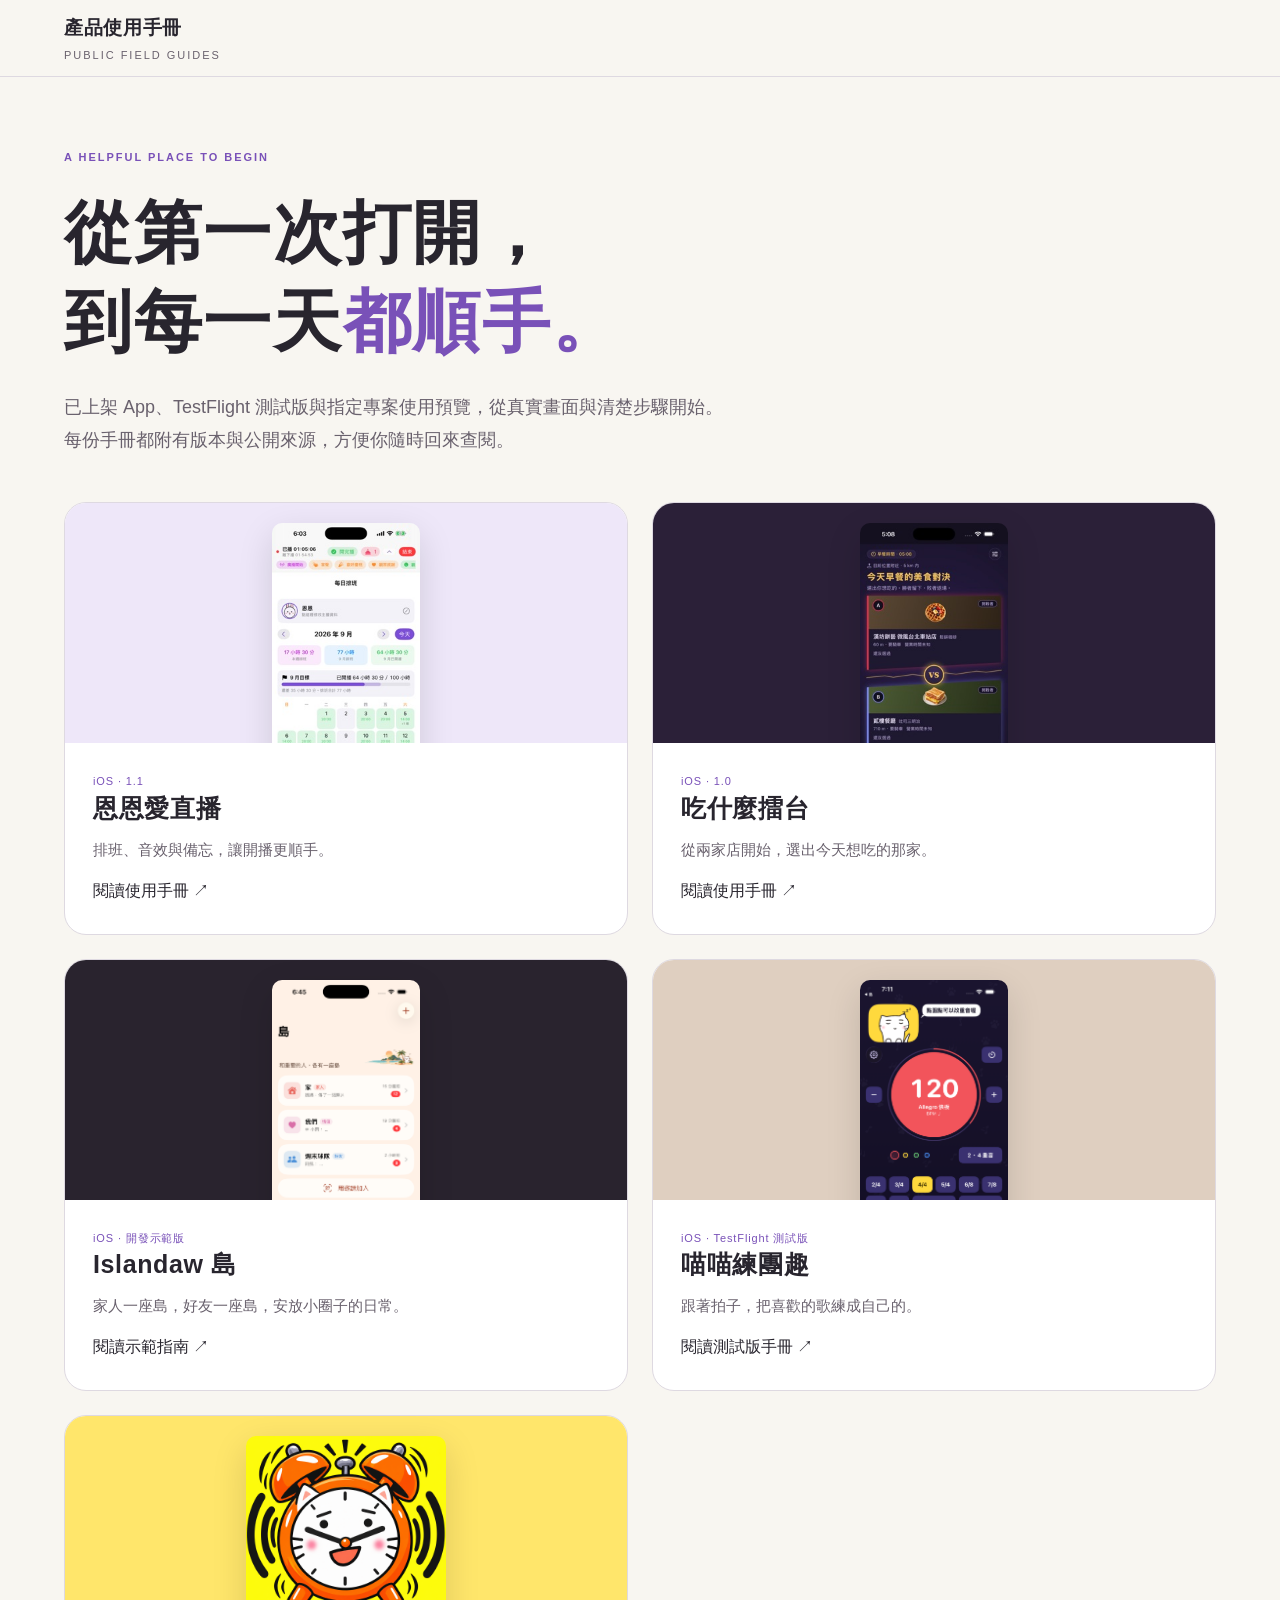
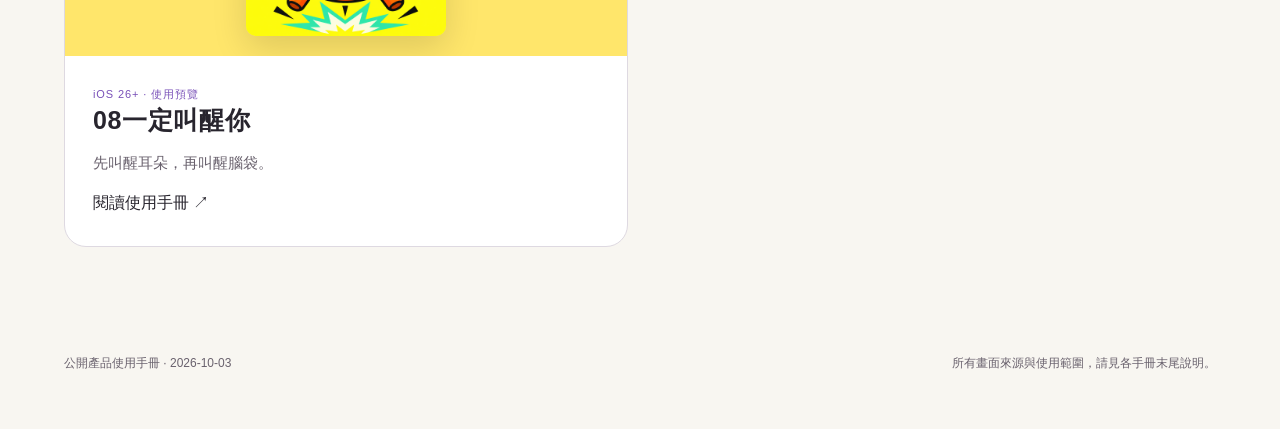
<file: index.html>
<!doctype html><html lang="zh-Hant"><head><meta charset="utf-8"><meta name="viewport" content="width=device-width,initial-scale=1"><title>公開產品使用手冊</title><link rel="stylesheet" href="assets/manual.css"></head><body class="index"><header><div class="wrap nav"><a class="brand" href="index.html">產品使用手冊<small>PUBLIC FIELD GUIDES</small></a></div></header><main class="wrap directory"><div class="eyebrow">A helpful place to begin</div><h1>從第一次打開，<br>到每一天<em>都順手。</em></h1><p>已上架 App、TestFlight 測試版與指定專案使用預覽，從真實畫面與清楚步驟開始。每份手冊都附有版本與公開來源，方便你隨時回來查閱。</p><div class="directory-grid"><a class="product" href="livetools/user_manual.html"><div class="product-cover "><img src="livetools/assets/app-store-1.jpg" alt="恩恩愛直播公開產品畫面"></div><div class="product-body"><div class="pill">iOS · 1.1</div><h2>恩恩愛直播</h2><p>排班、音效與備忘，讓開播更順手。</p><span>閱讀使用手冊 ↗</span></div></a><a class="product" href="what-to-eat/user_manual.html"><div class="product-cover "><img src="what-to-eat/assets/app-store-1.jpg" alt="吃什麼擂台公開產品畫面"></div><div class="product-body"><div class="pill">iOS · 1.0</div><h2>吃什麼擂台</h2><p>從兩家店開始，選出今天想吃的那家。</p><span>閱讀使用手冊 ↗</span></div></a><a class="product" href="islandaw/user_manual.html"><div class="product-cover"><img src="islandaw/assets/islands.png" alt="Islandaw 島列表示範畫面"></div><div class="product-body"><div class="pill">iOS · 開發示範版</div><h2>Islandaw 島</h2><p>家人一座島，好友一座島，安放小圈子的日常。</p><span>閱讀示範指南 ↗</span></div></a><a class="product" href="hellomusic/user_manual.html"><div class="product-cover"><img src="hellomusic/assets/metronome.png" alt="喵喵練團趣測試版節拍器畫面"></div><div class="product-body"><div class="pill">iOS · TestFlight 測試版</div><h2>喵喵練團趣</h2><p>跟著拍子，把喜歡的歌練成自己的。</p><span>閱讀測試版手冊 ↗</span></div></a><a class="product" href="wakeupalarm/user_manual.html"><div class="product-cover" style="background:#ffe66b"><img src="wakeupalarm/assets/icon.png" alt="08一定叫醒你白貓 B 鬧鐘圖示" style="height:200px;width:200px"></div><div class="product-body"><div class="pill">iOS 26+ · 使用預覽</div><h2>08一定叫醒你</h2><p>先叫醒耳朵，再叫醒腦袋。</p><span>閱讀使用手冊 ↗</span></div></a></div></main><footer class="wrap footer"><div>公開產品使用手冊 · 2026-10-03</div><div>所有畫面來源與使用範圍，請見各手冊末尾說明。</div></footer></body></html>
</file>
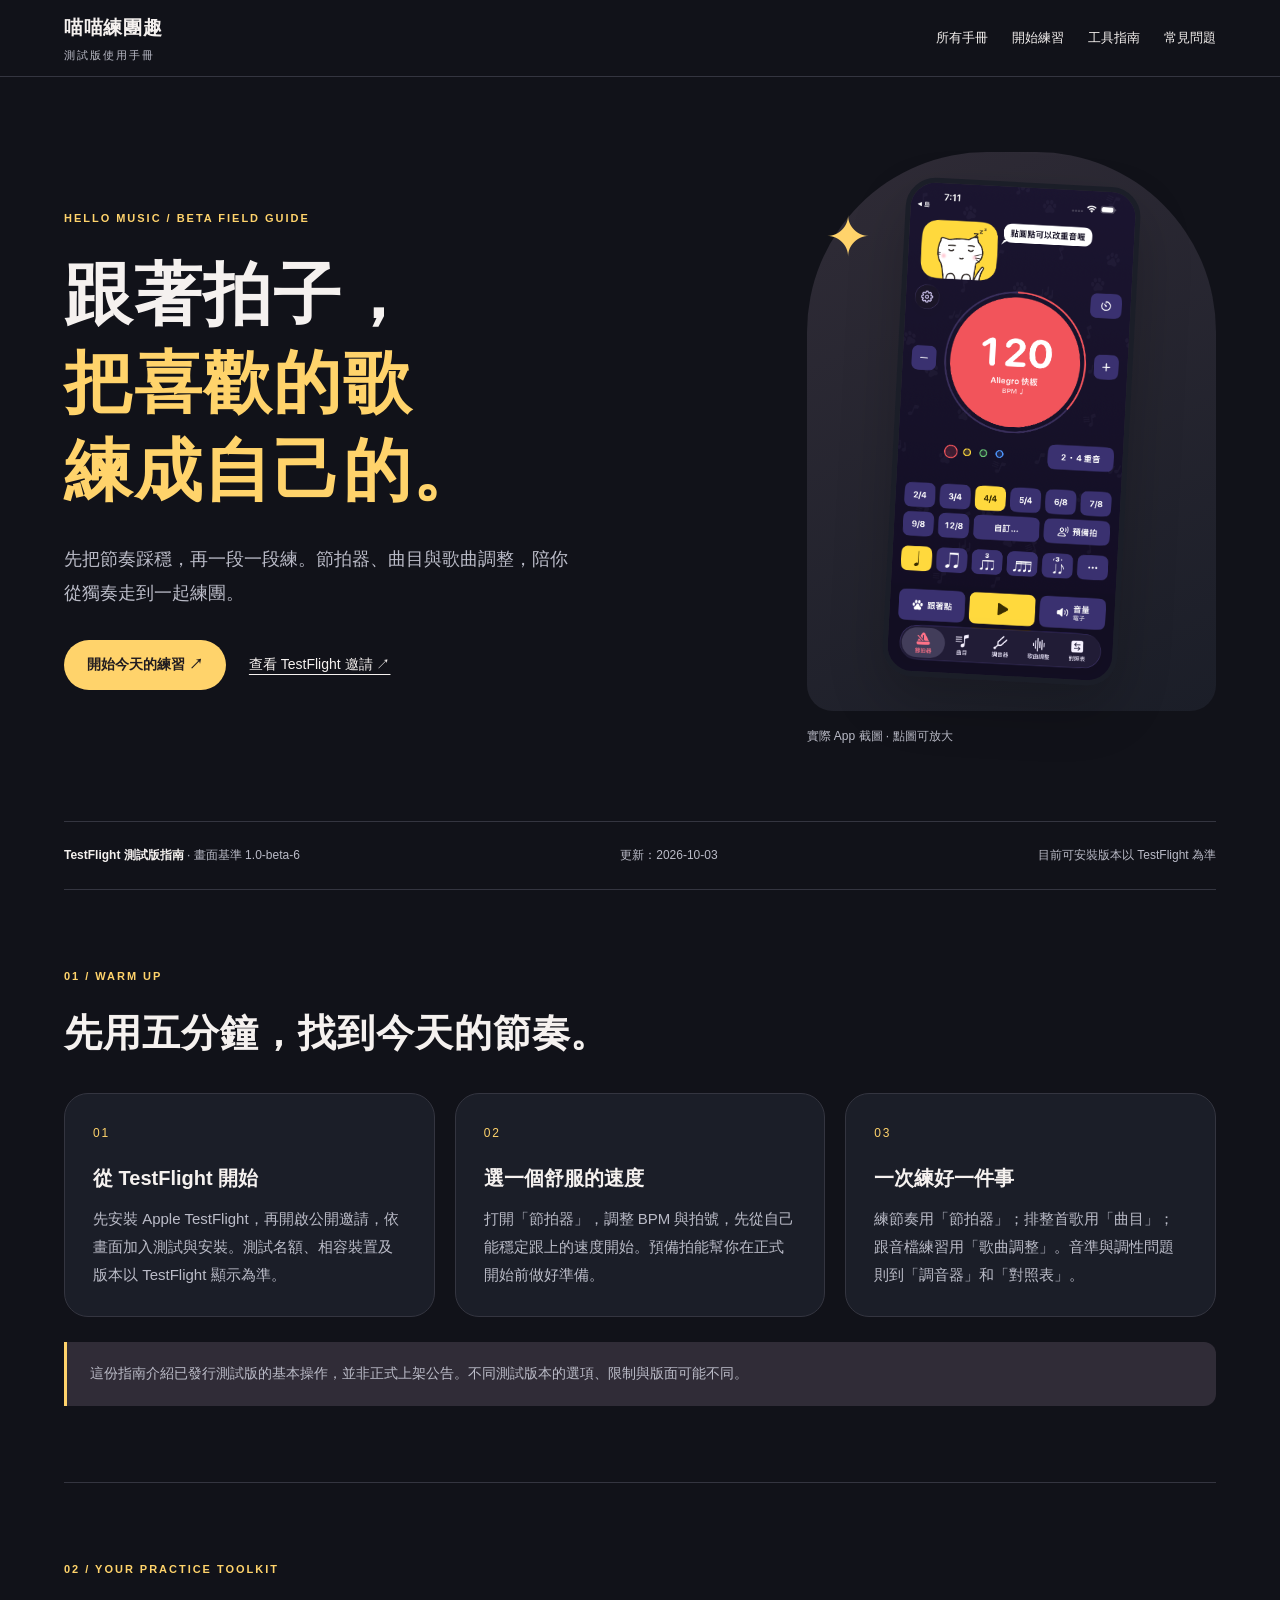
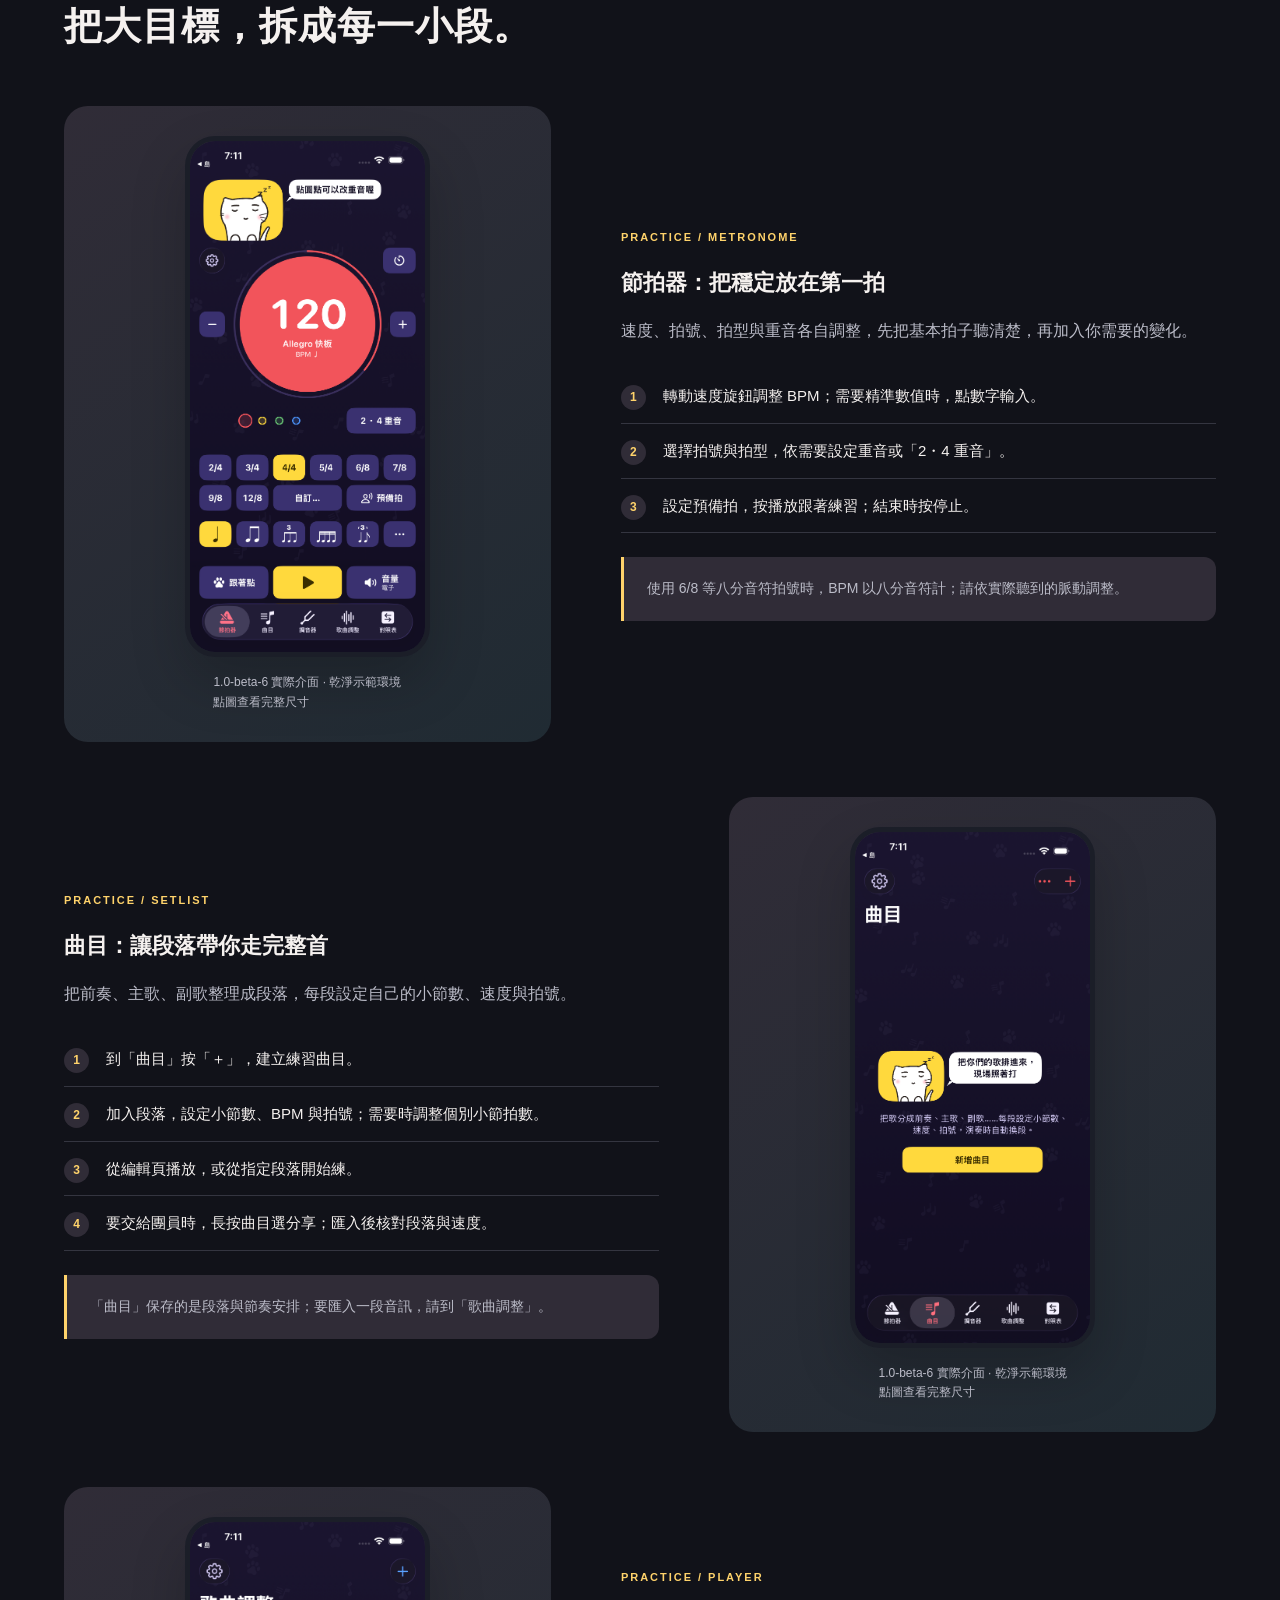
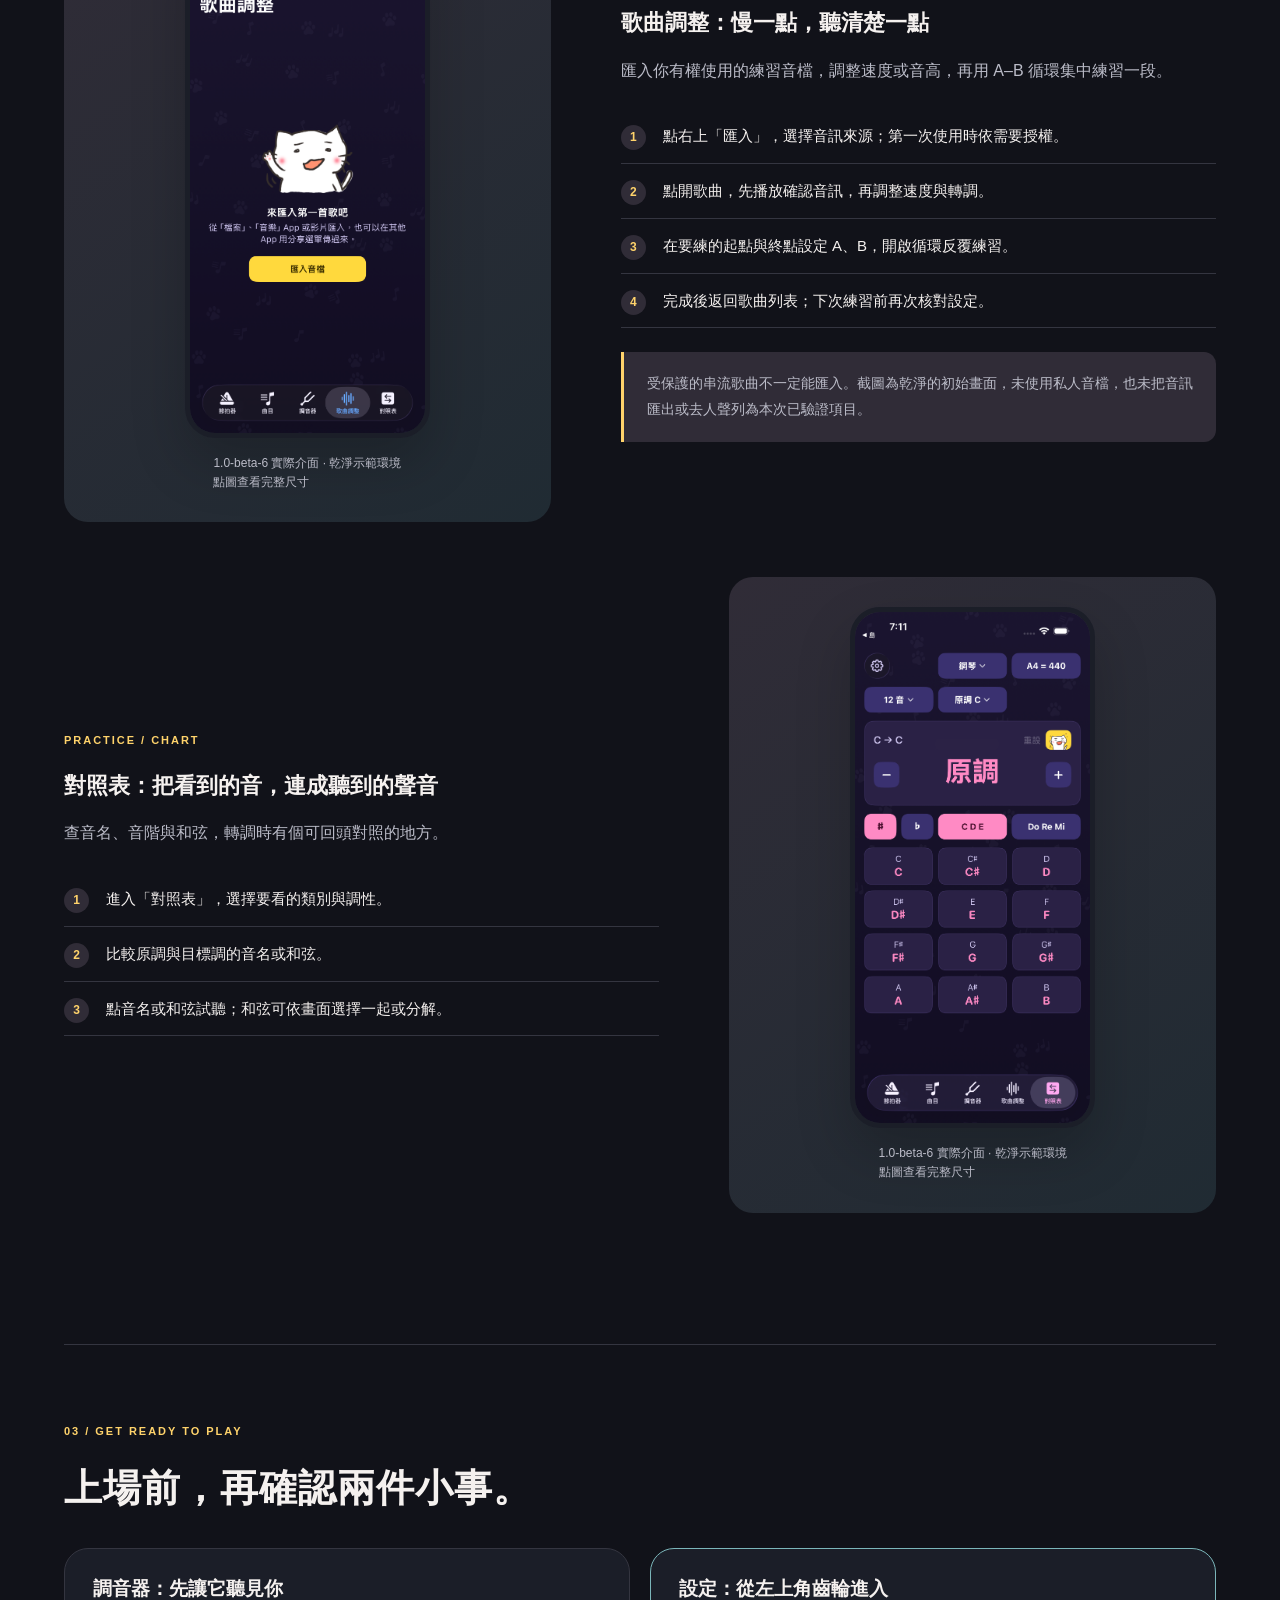
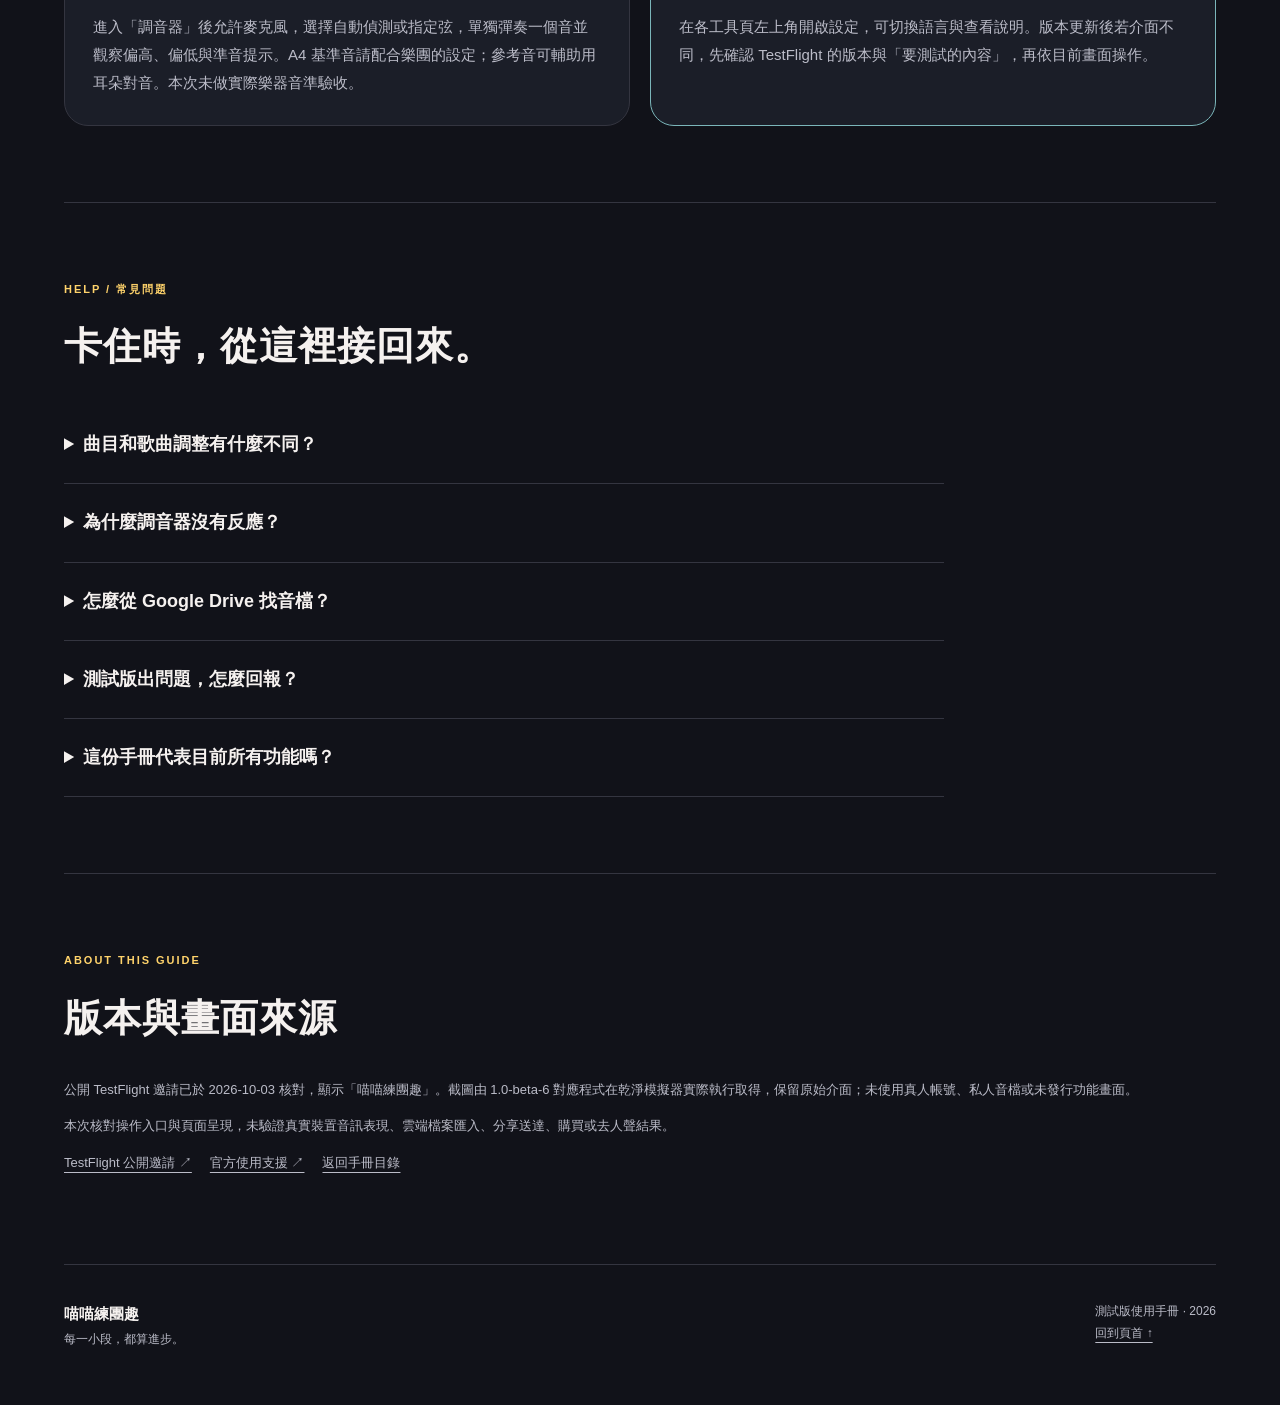
<file: hellomusic/user_manual.html>
<!doctype html><html lang="zh-Hant"><head><meta charset="utf-8"><meta name="viewport" content="width=device-width,initial-scale=1"><meta name="description" content="喵喵練團趣 TestFlight 測試版使用手冊：節拍器、曲目、調音器、歌曲調整與對照表。附真實示範截圖。"><title>喵喵練團趣｜測試版使用手冊</title><link rel="stylesheet" href="../assets/manual.css"><style>body.music{--accent:#ffd36b;--button:#ffd36b;--button-text:#211c20;--soft:#302c37}.hero>*{min-width:0}@media(max-width:760px){.hero,.flow,.flow.reverse{grid-template-columns:minmax(0,1fr)}}.feature-grid .card:nth-child(2){border-color:#7bb6ba}.shot{background:linear-gradient(145deg,#302c37,#202b33)}</style></head><body class="music"><a class="skip" href="#main">跳至手冊內容</a><header><div class="wrap nav"><a class="brand" href="#top">喵喵練團趣<small>測試版使用手冊</small></a><nav class="navlinks" aria-label="手冊導覽"><a href="../index.html">所有手冊</a><a href="#start">開始練習</a><a href="#use">工具指南</a><a href="#help">常見問題</a></nav></div></header><main class="wrap" id="main"><section class="hero" id="top"><div><div class="eyebrow">HELLO MUSIC / BETA FIELD GUIDE</div><h1>跟著拍子，<br><em>把喜歡的歌<br>練成自己的。</em></h1><p class="lede">先把節奏踩穩，再一段一段練。節拍器、曲目與歌曲調整，陪你從獨奏走到一起練團。</p><div class="actions"><a class="button" href="#start">開始今天的練習 ↗</a><a class="text-link" href="https://testflight.apple.com/join/PRFc7KYT">查看 TestFlight 邀請 ↗</a></div></div><figure><div class="hero-stage"><a class="phone" href="assets/metronome.png"><img src="assets/metronome.png" alt="喵喵練團趣節拍器真實測試版畫面"></a></div><figcaption>實際 App 截圖 · 點圖可放大</figcaption></figure></section><div class="meta"><span><strong>TestFlight 測試版指南</strong> · 畫面基準 1.0-beta-6</span><span>更新：2026-10-03</span><span>目前可安裝版本以 TestFlight 為準</span></div><section class="section" id="start"><div class="section-title"><div><div class="eyebrow">01 / WARM UP</div><h2>先用五分鐘，找到今天的節奏。</h2></div></div><div class="cards"><article class="card"><div class="num">01</div><h3>從 TestFlight 開始</h3><p>先安裝 Apple TestFlight，再開啟公開邀請，依畫面加入測試與安裝。測試名額、相容裝置及版本以 TestFlight 顯示為準。</p></article><article class="card"><div class="num">02</div><h3>選一個舒服的速度</h3><p>打開「節拍器」，調整 BPM 與拍號，先從自己能穩定跟上的速度開始。預備拍能幫你在正式開始前做好準備。</p></article><article class="card"><div class="num">03</div><h3>一次練好一件事</h3><p>練節奏用「節拍器」；排整首歌用「曲目」；跟音檔練習用「歌曲調整」。音準與調性問題則到「調音器」和「對照表」。</p></article></div><p class="note">這份指南介紹已發行測試版的基本操作，並非正式上架公告。不同測試版本的選項、限制與版面可能不同。</p></section><section class="section" id="use"><div class="section-title"><div><div class="eyebrow">02 / YOUR PRACTICE TOOLKIT</div><h2>把大目標，拆成每一小段。</h2></div></div><div class="flow "><figure class="shot"><a href="assets/metronome.png" class="phone"><img src="assets/metronome.png" alt="節拍器：把穩定放在第一拍的實際測試版畫面" loading="lazy"></a><figcaption>1.0-beta-6 實際介面 · 乾淨示範環境<br>點圖查看完整尺寸</figcaption></figure><div><div class="eyebrow">PRACTICE / METRONOME</div><h3>節拍器：把穩定放在第一拍</h3><p>速度、拍號、拍型與重音各自調整，先把基本拍子聽清楚，再加入你需要的變化。</p><ol class="steps"><li>轉動速度旋鈕調整 BPM；需要精準數值時，點數字輸入。</li><li>選擇拍號與拍型，依需要設定重音或「2・4 重音」。</li><li>設定預備拍，按播放跟著練習；結束時按停止。</li></ol><p class="note">使用 6/8 等八分音符拍號時，BPM 以八分音符計；請依實際聽到的脈動調整。</p></div></div><div class="flow reverse"><figure class="shot"><a href="assets/setlist.png" class="phone"><img src="assets/setlist.png" alt="曲目：讓段落帶你走完整首的實際測試版畫面" loading="lazy"></a><figcaption>1.0-beta-6 實際介面 · 乾淨示範環境<br>點圖查看完整尺寸</figcaption></figure><div><div class="eyebrow">PRACTICE / SETLIST</div><h3>曲目：讓段落帶你走完整首</h3><p>把前奏、主歌、副歌整理成段落，每段設定自己的小節數、速度與拍號。</p><ol class="steps"><li>到「曲目」按「＋」，建立練習曲目。</li><li>加入段落，設定小節數、BPM 與拍號；需要時調整個別小節拍數。</li><li>從編輯頁播放，或從指定段落開始練。</li><li>要交給團員時，長按曲目選分享；匯入後核對段落與速度。</li></ol><p class="note">「曲目」保存的是段落與節奏安排；要匯入一段音訊，請到「歌曲調整」。</p></div></div><div class="flow "><figure class="shot"><a href="assets/player.png" class="phone"><img src="assets/player.png" alt="歌曲調整：慢一點，聽清楚一點的實際測試版畫面" loading="lazy"></a><figcaption>1.0-beta-6 實際介面 · 乾淨示範環境<br>點圖查看完整尺寸</figcaption></figure><div><div class="eyebrow">PRACTICE / PLAYER</div><h3>歌曲調整：慢一點，聽清楚一點</h3><p>匯入你有權使用的練習音檔，調整速度或音高，再用 A–B 循環集中練習一段。</p><ol class="steps"><li>點右上「匯入」，選擇音訊來源；第一次使用時依需要授權。</li><li>點開歌曲，先播放確認音訊，再調整速度與轉調。</li><li>在要練的起點與終點設定 A、B，開啟循環反覆練習。</li><li>完成後返回歌曲列表；下次練習前再次核對設定。</li></ol><p class="note">受保護的串流歌曲不一定能匯入。截圖為乾淨的初始畫面，未使用私人音檔，也未把音訊匯出或去人聲列為本次已驗證項目。</p></div></div><div class="flow reverse"><figure class="shot"><a href="assets/chart.png" class="phone"><img src="assets/chart.png" alt="對照表：把看到的音，連成聽到的聲音的實際測試版畫面" loading="lazy"></a><figcaption>1.0-beta-6 實際介面 · 乾淨示範環境<br>點圖查看完整尺寸</figcaption></figure><div><div class="eyebrow">PRACTICE / CHART</div><h3>對照表：把看到的音，連成聽到的聲音</h3><p>查音名、音階與和弦，轉調時有個可回頭對照的地方。</p><ol class="steps"><li>進入「對照表」，選擇要看的類別與調性。</li><li>比較原調與目標調的音名或和弦。</li><li>點音名或和弦試聽；和弦可依畫面選擇一起或分解。</li></ol></div></div></section><section class="section"><div class="section-title"><div><div class="eyebrow">03 / GET READY TO PLAY</div><h2>上場前，再確認兩件小事。</h2></div></div><div class="feature-grid"><article class="card"><h3>調音器：先讓它聽見你</h3><p>進入「調音器」後允許麥克風，選擇自動偵測或指定弦，單獨彈奏一個音並觀察偏高、偏低與準音提示。A4 基準音請配合樂團的設定；參考音可輔助用耳朵對音。本次未做實際樂器音準驗收。</p></article><article class="card"><h3>設定：從左上角齒輪進入</h3><p>在各工具頁左上角開啟設定，可切換語言與查看說明。版本更新後若介面不同，先確認 TestFlight 的版本與「要測試的內容」，再依目前畫面操作。</p></article></div></section><section class="section" id="help"><div class="section-title"><div><div class="eyebrow">HELP / 常見問題</div><h2>卡住時，從這裡接回來。</h2></div></div><div class="faq"><details><summary>曲目和歌曲調整有什麼不同？</summary><p>「曲目」是段落、速度與拍號的編排；「歌曲調整」是匯入音訊後轉調、變速與循環播放。依練習目的選入口。</p></details><details><summary>為什麼調音器沒有反應？</summary><p>先檢查系統是否允許麥克風，並在較安靜的環境單獨彈奏一個音。測試版本與裝置可能影響偵測表現，持續異常時透過 TestFlight 回報。</p></details><details><summary>怎麼從 Google Drive 找音檔？</summary><p>先在裝置安裝 Google Drive，並在「檔案」App 的「瀏覽」啟用該位置，再從 App 匯入選單找到檔案。需要的雲端登入與權限依裝置提示完成。</p></details><details><summary>測試版出問題，怎麼回報？</summary><p>在 TestFlight 選擇喵喵練團趣，使用「傳送 Beta 版意見回饋」。附上裝置型號、版本、重現步驟與安全截圖；送出前檢查是否包含私人歌單或個人資料。</p></details><details><summary>這份手冊代表目前所有功能嗎？</summary><p>不是。指南以 1.0-beta-6 的基本流程與真實畫面為基準；公開邀請頁不會完整顯示目前 build 編號。內購、進階功能與當前使用限制以你安裝的版本為準。</p></details></div></section><section class="section" id="sources"><div class="section-title"><div><div class="eyebrow">ABOUT THIS GUIDE</div><h2>版本與畫面來源</h2></div></div><div class="sources"><p>公開 TestFlight 邀請已於 2026-10-03 核對，顯示「喵喵練團趣」。截圖由 1.0-beta-6 對應程式在乾淨模擬器實際執行取得，保留原始介面；未使用真人帳號、私人音檔或未發行功能畫面。</p><p>本次核對操作入口與頁面呈現，未驗證真實裝置音訊表現、雲端檔案匯入、分享送達、購買或去人聲結果。</p><p><a href="https://testflight.apple.com/join/PRFc7KYT">TestFlight 公開邀請 ↗</a><a href="https://walilacow.github.io/hellomusic-app/support.html">官方使用支援 ↗</a><a href="../index.html">返回手冊目錄</a></p></div></section></main><footer class="wrap footer"><div><strong>喵喵練團趣</strong><br>每一小段，都算進步。</div><div>測試版使用手冊 · 2026<br><a href="#top">回到頁首 ↑</a></div></footer></body></html>
</file>
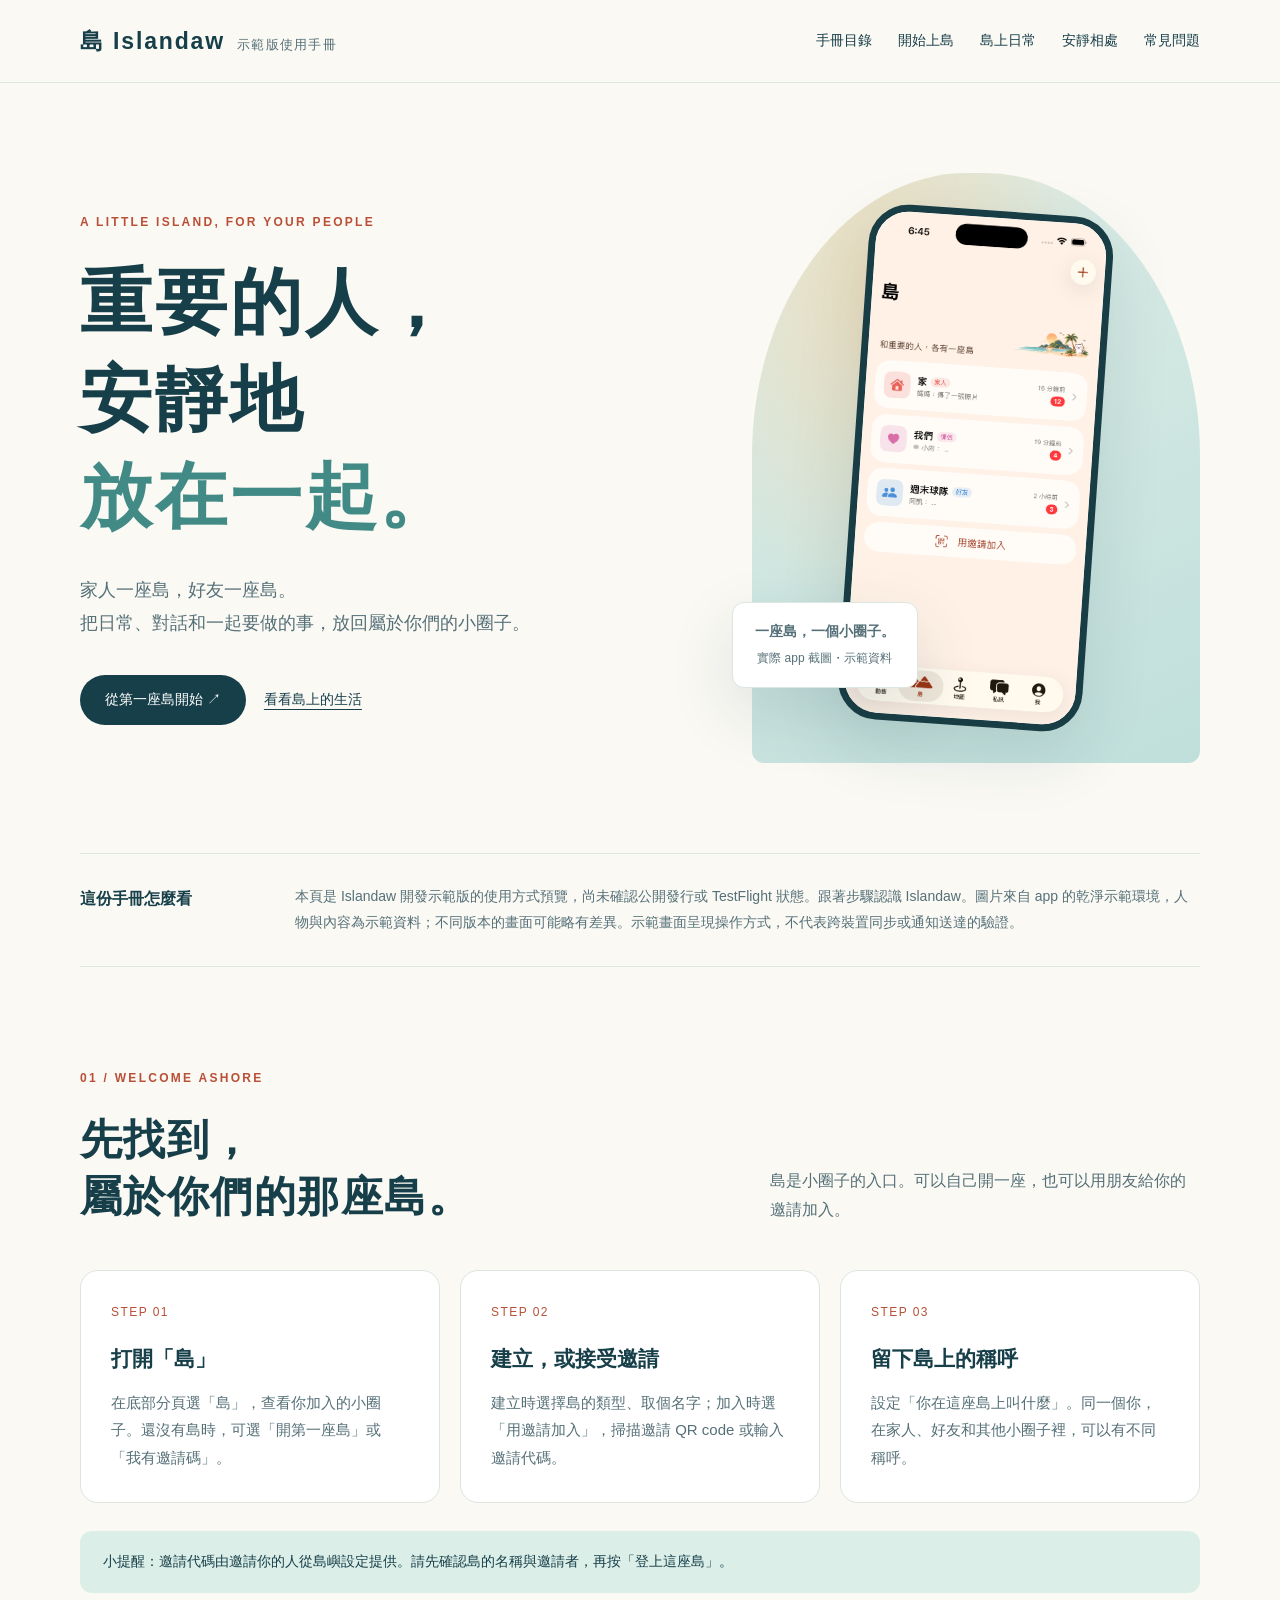
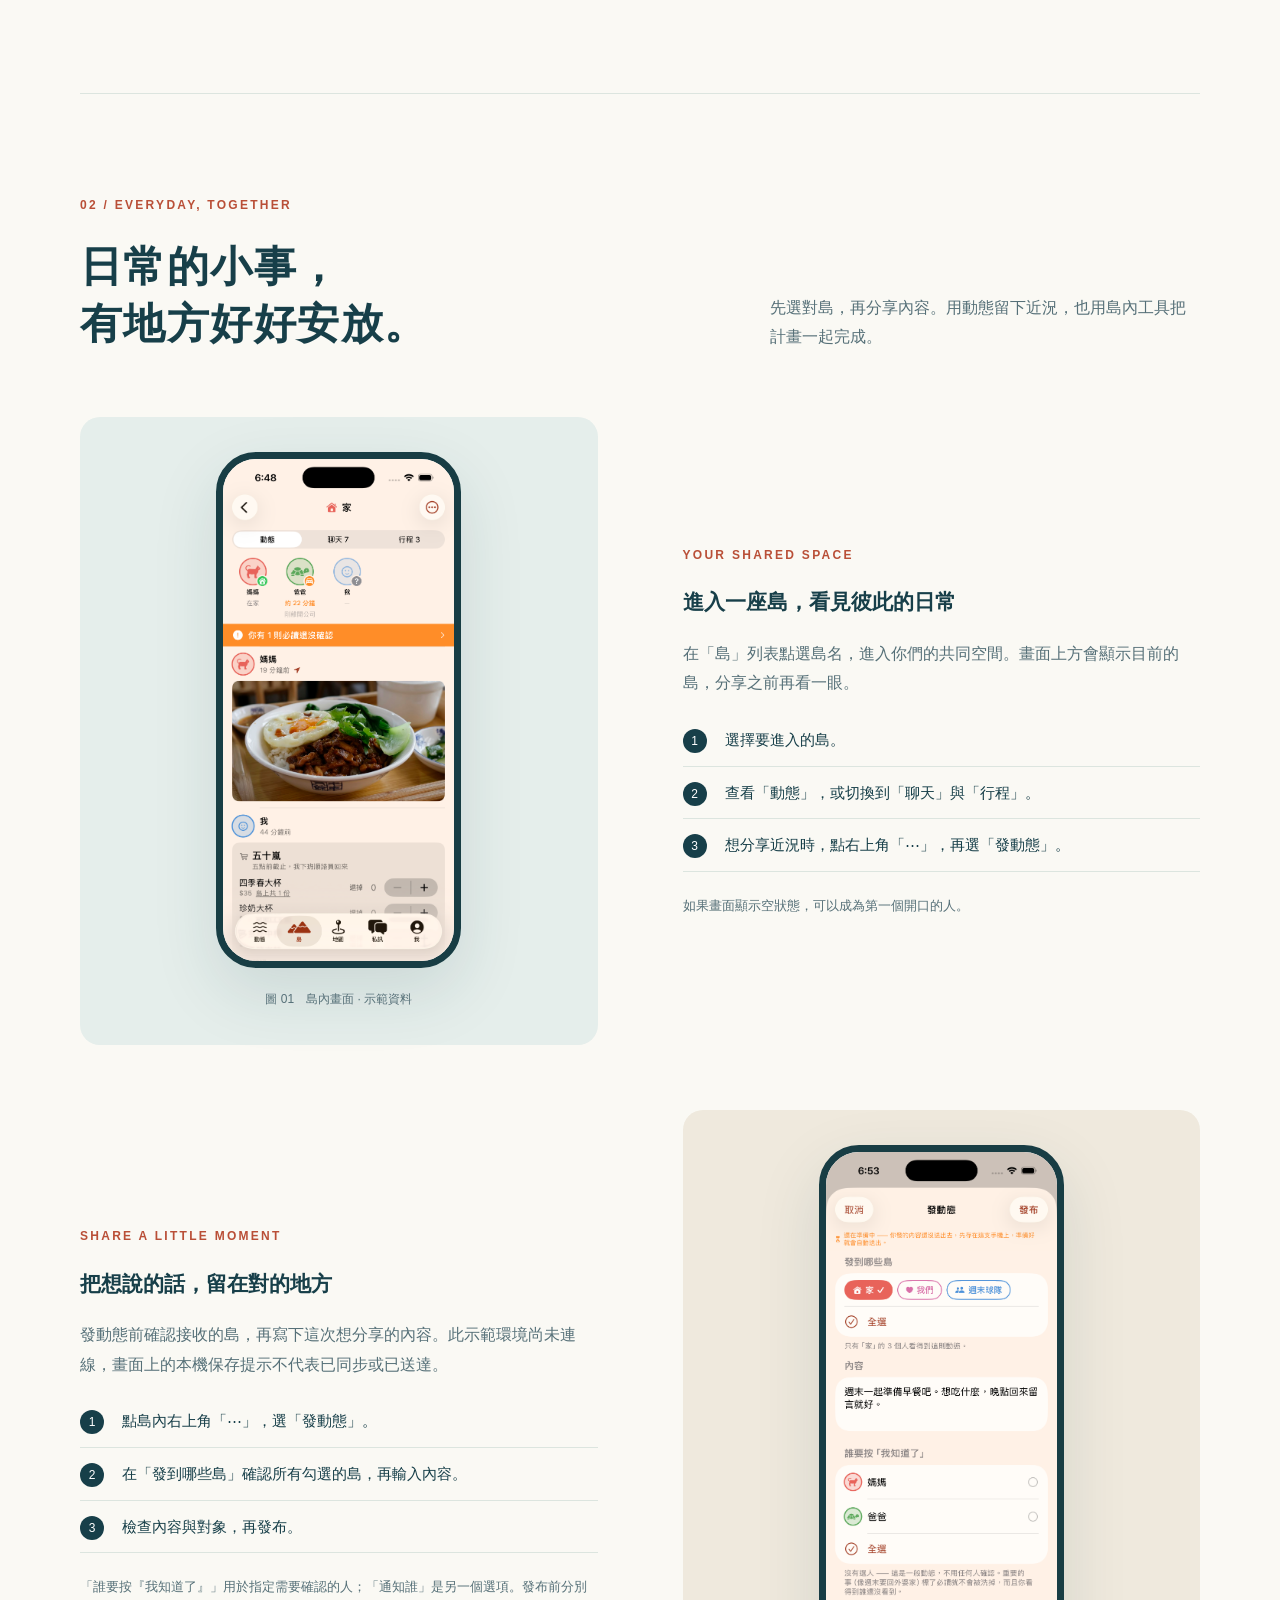
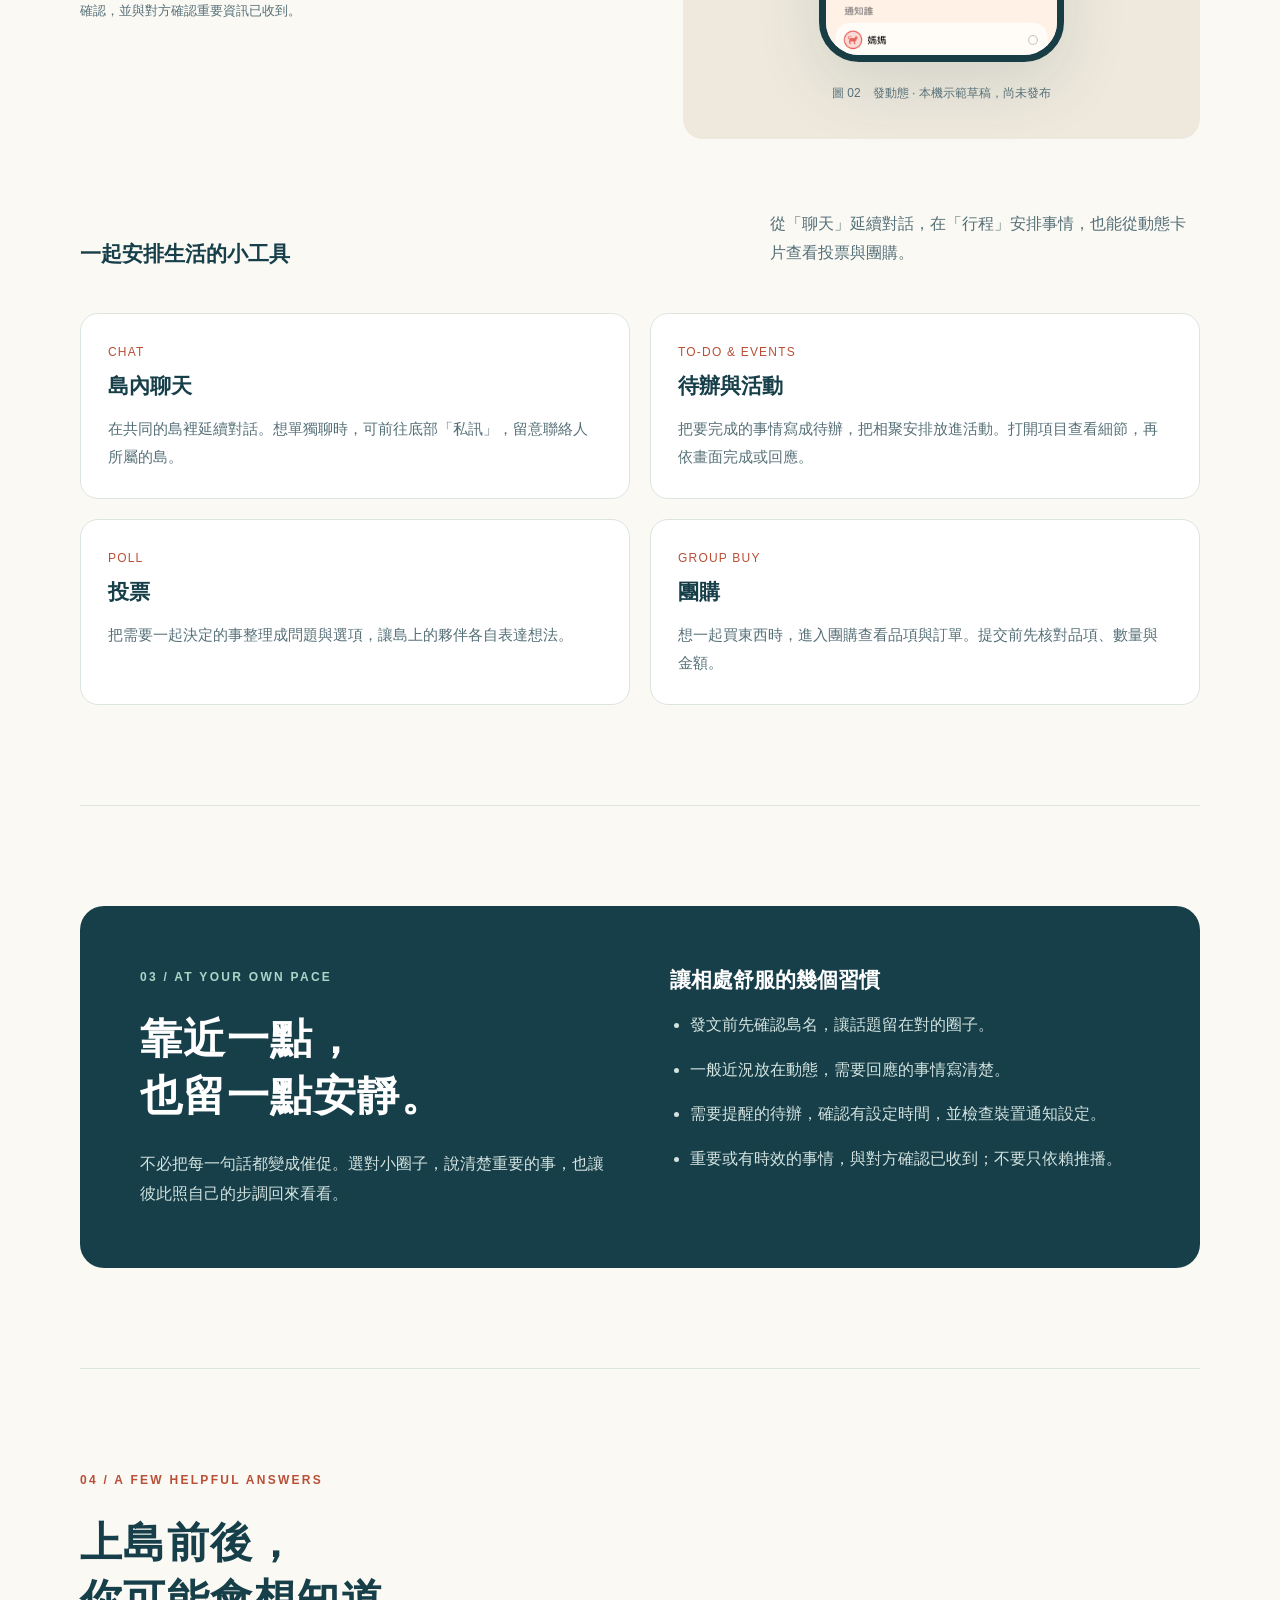
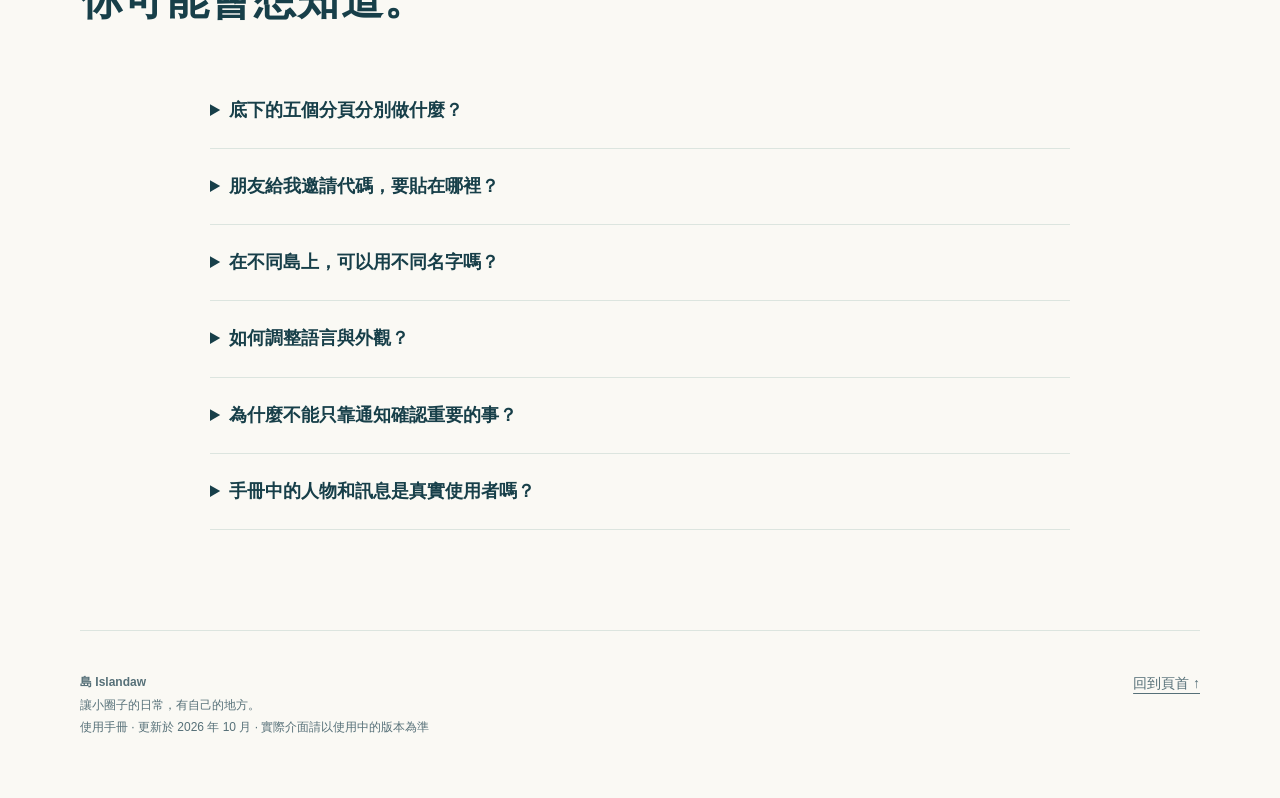
<file: islandaw/user_manual.html>
<!doctype html>
<html lang="zh-Hant">
<head>
<meta charset="utf-8"><meta name="viewport" content="width=device-width, initial-scale=1">
<meta name="description" content="Islandaw 島使用手冊：建立小圈子、分享日常、聊天與一起安排生活。附實際 app 示範畫面。">
<title>Islandaw 島｜使用手冊</title>
<style>
:root{--ink:#173f49;--muted:#567078;--paper:#faf9f4;--line:#dce5df;--sea:#dbeee8;--accent:#b94f37;--white:#fff;--shadow:0 24px 65px #173f4920}*{box-sizing:border-box}html{scroll-behavior:smooth;scroll-padding-top:100px}body{margin:0;background:var(--paper);color:var(--ink);font:16px/1.85 -apple-system,BlinkMacSystemFont,"Noto Sans TC","PingFang TC",sans-serif}a{color:inherit;text-underline-offset:5px}a:focus-visible,summary:focus-visible{outline:3px solid var(--accent);outline-offset:5px}img{max-width:100%;height:auto;display:block}h1,h2,h3,p{margin:0}h1,h2,h3{line-height:1.35}h1{font-family:"Noto Serif TC","Songti TC",serif;font-size:clamp(42px,5.6vw,76px);font-weight:600;letter-spacing:.04em}h2{font-size:clamp(28px,3.3vw,44px);font-weight:600;letter-spacing:.035em}h3{font-size:21px}p{color:var(--muted)}.wrap{max-width:1200px;margin:auto;padding:0 40px}.skip{position:absolute;top:-100px}.skip:focus{top:10px;background:white;padding:10px;z-index:100}header{position:sticky;top:0;background:#faf9f4f5;backdrop-filter:blur(14px);z-index:10;border-bottom:1px solid var(--line)}.nav{display:flex;align-items:center;justify-content:space-between;min-height:82px;gap:24px}.brand{text-decoration:none;font-size:23px;font-weight:700;letter-spacing:.08em}.brand span{font-size:13px;color:var(--muted);margin-left:12px;font-weight:400;letter-spacing:.1em}nav{display:flex;gap:26px;font-size:14px}nav a{text-decoration:none}nav a:hover{color:var(--accent)}.eyebrow{font-size:12px;letter-spacing:.19em;font-weight:700;color:var(--accent);text-transform:uppercase;margin-bottom:22px}.hero{padding-top:90px;padding-bottom:90px;display:grid;grid-template-columns:1.15fr .85fr;gap:65px;align-items:center}.hero h1 em{font-style:normal;color:#418a85}.hero p{font-size:18px;max-width:490px;margin-top:28px}.actions{display:flex;flex-wrap:wrap;gap:18px;align-items:center;margin-top:35px}.button{padding:12px 25px;border-radius:99px;background:var(--ink);color:white;text-decoration:none;font-size:14px}.subtle{font-size:14px}.hero-visual{position:relative;display:flex;align-items:center;justify-content:center;padding:35px 20px;background:radial-gradient(ellipse at 30% 20%,#ecddbd 0,transparent 50%),linear-gradient(155deg,#e0eee8,#c0dfdb);border-radius:48% 48% 12px 12px;min-height:590px}.phone{width:245px;border:7px solid #183d44;border-radius:40px;overflow:hidden;box-shadow:var(--shadow);background:#fff}.hero-visual .phone{transform:rotate(4deg)}.tag{position:absolute;left:-20px;bottom:75px;background:var(--white);border:1px solid var(--line);padding:16px 22px;box-shadow:var(--shadow);border-radius:12px;font-size:14px}.tag b{display:block}.tag span{font-size:12px;color:var(--muted)}.intro{padding:30px 0;border-top:1px solid var(--line);border-bottom:1px solid var(--line);display:grid;grid-template-columns:180px 1fr;gap:35px}.intro p{font-size:14px}.section{padding:100px 0;border-bottom:1px solid var(--line)}.section-head{display:flex;justify-content:space-between;gap:35px;align-items:flex-end;margin-bottom:45px}.section-head p{max-width:430px}.cards{display:grid;grid-template-columns:repeat(3,1fr);gap:20px}.card{background:white;border:1px solid var(--line);border-radius:18px;padding:30px}.number{color:var(--accent);font-size:12px;letter-spacing:.12em;margin-bottom:22px}.card p{font-size:15px;margin-top:15px}.note{margin-top:28px;padding:18px 23px;background:var(--sea);border-radius:12px;font-size:14px;color:var(--ink)}.walkthrough{display:grid;grid-template-columns:1fr 1fr;gap:85px;align-items:center;margin:65px 0}.walkthrough:last-child{margin-bottom:0}.walkthrough.reverse .shot{order:2}.shot{background:#e5eeeb;border-radius:20px;padding:35px;display:flex;flex-direction:column;align-items:center;gap:20px}.shot.sand{background:#efe9dd}.shot .phone{width:245px}figcaption{font-size:12px;color:var(--muted);text-align:center}figure{margin:0}.walkthrough p{margin-top:22px}.steps{list-style:none;padding:0;counter-reset:step}.steps li{counter-increment:step;position:relative;padding:12px 0 12px 42px;border-bottom:1px solid var(--line);font-size:15px}.steps li:before{content:counter(step);position:absolute;left:0;top:15px;width:24px;height:24px;border-radius:50%;background:var(--ink);color:white;text-align:center;font-size:12px;line-height:24px}.features{display:grid;grid-template-columns:repeat(2,1fr);gap:20px}.features .card{padding:27px}.feature-label{font-size:12px;color:var(--accent);margin-bottom:9px;letter-spacing:.1em}.quiet{background:var(--ink);color:white;border-radius:24px;padding:60px;display:grid;grid-template-columns:1fr 1fr;gap:60px}.quiet .eyebrow{color:#acd5c9}.quiet p{color:#d3e3e0}.quiet h2{margin-bottom:25px}.quiet li{margin:15px 0;color:#d3e3e0}.quiet ul{padding-left:20px}.faq{max-width:860px;margin:auto}details{border-bottom:1px solid var(--line);padding:21px 0}summary{cursor:pointer;font-size:18px;font-weight:600}details p{padding:16px 0 0;font-size:15px}.footer{padding:40px 40px 60px;display:flex;justify-content:space-between;gap:25px;font-size:12px;color:var(--muted)}.footer a{white-space:nowrap}.backtop{font-size:14px}.fine{font-size:13px!important}@media(max-width:800px){.wrap{padding:0 24px}.nav{min-height:74px;flex-wrap:wrap;gap:6px;padding-top:12px;padding-bottom:12px}.brand{font-size:20px}.brand span{font-size:11px}nav{gap:20px;font-size:12px}.hero{grid-template-columns:minmax(0,1fr);padding:55px 0;gap:45px}.hero>*{min-width:0}.hero p{font-size:17px}.hero-visual{max-width:460px;width:100%;margin:auto;min-height:540px}.hero-visual .phone{width:225px}.tag{left:0;bottom:65px}.intro{grid-template-columns:1fr;gap:10px}.section{padding:65px 0}.section-head{display:block}.section-head p{margin-top:20px}.cards{grid-template-columns:1fr}.card{padding:25px}.walkthrough{grid-template-columns:1fr;gap:30px;margin:50px 0}.walkthrough.reverse .shot{order:0}.shot{padding:28px}.features{grid-template-columns:1fr}.quiet{grid-template-columns:1fr;gap:20px;padding:30px 25px}.footer{flex-direction:column;gap:16px;padding:32px 24px 48px}h1{font-size:40px}}@media(prefers-reduced-motion:reduce){html{scroll-behavior:auto}}@media print{header,nav,.actions,.backtop{display:none}.section{padding:25px 0}.hero{padding:20px 0}.quiet{background:white;color:var(--ink)}.quiet p,.quiet li{color:var(--ink)}.phone{max-width:160px}.card,.walkthrough{break-inside:avoid}}
</style>
</head>
<body>
<a class="skip" href="#main">跳至手冊內容</a>
<header><div class="wrap nav"><a class="brand" href="#top">島 Islandaw<span>示範版使用手冊</span></a><nav aria-label="手冊章節"><a href="../index.html">手冊目錄</a><a href="#start">開始上島</a><a href="#everyday">島上日常</a><a href="#quiet">安靜相處</a><a href="#help">常見問題</a></nav></div></header>
<main id="main" class="wrap">
<section class="hero" id="top"><div><div class="eyebrow">A little island, for your people</div><h1>重要的人，<br>安靜地<br><em>放在一起。</em></h1><p>家人一座島，好友一座島。<br>把日常、對話和一起要做的事，放回屬於你們的小圈子。</p><div class="actions"><a class="button" href="#start">從第一座島開始 ↗</a><a class="subtle" href="#everyday">看看島上的生活</a></div></div><figure class="hero-visual"><div class="phone"><a href="assets/islands.png" aria-label="查看完整示範截圖"><img src="assets/islands.png" alt="Islandaw 島列表的實際示範畫面" width="1206" height="2622"></a></div><figcaption class="tag"><b>一座島，一個小圈子。</b><span>實際 app 截圖・示範資料</span></figcaption></figure></section>
<div class="intro"><strong>這份手冊怎麼看</strong><p>本頁是 Islandaw 開發示範版的使用方式預覽，尚未確認公開發行或 TestFlight 狀態。跟著步驟認識 Islandaw。圖片來自 app 的乾淨示範環境，人物與內容為示範資料；不同版本的畫面可能略有差異。示範畫面呈現操作方式，不代表跨裝置同步或通知送達的驗證。</p></div>
<section class="section" id="start"><div class="section-head"><div><div class="eyebrow">01 / Welcome ashore</div><h2>先找到，<br>屬於你們的那座島。</h2></div><p>島是小圈子的入口。可以自己開一座，也可以用朋友給你的邀請加入。</p></div><div class="cards"><article class="card"><div class="number">STEP 01</div><h3>打開「島」</h3><p>在底部分頁選「島」，查看你加入的小圈子。還沒有島時，可選「開第一座島」或「我有邀請碼」。</p></article><article class="card"><div class="number">STEP 02</div><h3>建立，或接受邀請</h3><p>建立時選擇島的類型、取個名字；加入時選「用邀請加入」，掃描邀請 QR code 或輸入邀請代碼。</p></article><article class="card"><div class="number">STEP 03</div><h3>留下島上的稱呼</h3><p>設定「你在這座島上叫什麼」。同一個你，在家人、好友和其他小圈子裡，可以有不同稱呼。</p></article></div><p class="note">小提醒：邀請代碼由邀請你的人從島嶼設定提供。請先確認島的名稱與邀請者，再按「登上這座島」。</p></section>
<section class="section" id="everyday"><div class="section-head"><div><div class="eyebrow">02 / Everyday, together</div><h2>日常的小事，<br>有地方好好安放。</h2></div><p>先選對島，再分享內容。用動態留下近況，也用島內工具把計畫一起完成。</p></div>
<div class="walkthrough"><figure class="shot"><div class="phone"><a href="assets/island.png" aria-label="查看完整示範截圖"><img src="assets/island.png" alt="島內動態與功能切換的實際示範畫面" width="1206" height="2622" loading="lazy"></a></div><figcaption>圖 01　島內畫面 · 示範資料</figcaption></figure><div><div class="eyebrow">Your shared space</div><h3>進入一座島，看見彼此的日常</h3><p>在「島」列表點選島名，進入你們的共同空間。畫面上方會顯示目前的島，分享之前再看一眼。</p><ol class="steps"><li>選擇要進入的島。</li><li>查看「動態」，或切換到「聊天」與「行程」。</li><li>想分享近況時，點右上角「⋯」，再選「發動態」。</li></ol><p class="fine">如果畫面顯示空狀態，可以成為第一個開口的人。</p></div></div>
<div class="walkthrough reverse"><figure class="shot sand"><div class="phone"><a href="assets/compose.png" aria-label="查看完整示範截圖"><img src="assets/compose.png" alt="發動態編輯器的實際示範畫面" width="1206" height="2622" loading="lazy"></a></div><figcaption>圖 02　發動態 · 本機示範草稿，尚未發布</figcaption></figure><div><div class="eyebrow">Share a little moment</div><h3>把想說的話，留在對的地方</h3><p>發動態前確認接收的島，再寫下這次想分享的內容。此示範環境尚未連線，畫面上的本機保存提示不代表已同步或已送達。</p><ol class="steps"><li>點島內右上角「⋯」，選「發動態」。</li><li>在「發到哪些島」確認所有勾選的島，再輸入內容。</li><li>檢查內容與對象，再發布。</li></ol><p class="fine">「誰要按『我知道了』」用於指定需要確認的人；「通知誰」是另一個選項。發布前分別確認，並與對方確認重要資訊已收到。</p></div></div>
<div class="section-head" style="margin-top:70px"><h3>一起安排生活的小工具</h3><p>從「聊天」延續對話，在「行程」安排事情，也能從動態卡片查看投票與團購。</p></div><div class="features"><article class="card"><div class="feature-label">CHAT</div><h3>島內聊天</h3><p>在共同的島裡延續對話。想單獨聊時，可前往底部「私訊」，留意聯絡人所屬的島。</p></article><article class="card"><div class="feature-label">TO-DO & EVENTS</div><h3>待辦與活動</h3><p>把要完成的事情寫成待辦，把相聚安排放進活動。打開項目查看細節，再依畫面完成或回應。</p></article><article class="card"><div class="feature-label">POLL</div><h3>投票</h3><p>把需要一起決定的事整理成問題與選項，讓島上的夥伴各自表達想法。</p></article><article class="card"><div class="feature-label">GROUP BUY</div><h3>團購</h3><p>想一起買東西時，進入團購查看品項與訂單。提交前先核對品項、數量與金額。</p></article></div></section>
<section class="section" id="quiet"><div class="quiet"><div><div class="eyebrow">03 / At your own pace</div><h2>靠近一點，<br>也留一點安靜。</h2><p>不必把每一句話都變成催促。選對小圈子，說清楚重要的事，也讓彼此照自己的步調回來看看。</p></div><div><h3>讓相處舒服的幾個習慣</h3><ul><li>發文前先確認島名，讓話題留在對的圈子。</li><li>一般近況放在動態，需要回應的事情寫清楚。</li><li>需要提醒的待辦，確認有設定時間，並檢查裝置通知設定。</li><li>重要或有時效的事情，與對方確認已收到；不要只依賴推播。</li></ul></div></div></section>
<section class="section" id="help"><div class="section-head"><div><div class="eyebrow">04 / A few helpful answers</div><h2>上島前後，<br>你可能會想知道。</h2></div></div><div class="faq"><details><summary>底下的五個分頁分別做什麼？</summary><p>「動態」查看近況；「島」進入各個小圈子；「地圖」查看位置相關功能；「私訊」查看個別對話；「我」管理個人資料與設定。位置功能需依 app 的權限與分享設定使用。</p></details><details><summary>朋友給我邀請代碼，要貼在哪裡？</summary><p>到「島」選「用邀請加入」；如果還沒有島，可選「我有邀請碼」。切換到輸入代碼的方式，貼上完整邀請代碼，核對島名與邀請者後再登島。</p></details><details><summary>在不同島上，可以用不同名字嗎？</summary><p>可以。建立或加入島時可填寫島內稱呼，之後也可到島嶼設定修改。辨認聯絡人時，請一起確認他所在的島。</p></details><details><summary>如何調整語言與外觀？</summary><p>到「我」的設定頁查看「外觀」與「語言」。裝置外觀和每座島的顯示方式是不同設定；依畫面說明選擇適合自己的呈現方式。</p></details><details><summary>為什麼不能只靠通知確認重要的事？</summary><p>通知會受到目前版本、裝置授權及相關服務狀態影響。請直接打開 app 查看內容；需要對方即時回應時，另外確認對方收到。這份手冊不將推播送達列為已驗證能力。</p></details><details><summary>手冊中的人物和訊息是真實使用者嗎？</summary><p>不是。這些是 app 在乾淨模擬器中顯示的示範資料，截圖未使用真人帳號、私人照片、私人訊息或實際位置。示範文字也未發布給其他人。</p></details></div></section>
</main><footer class="wrap footer"><div><strong>島 Islandaw</strong><br>讓小圈子的日常，有自己的地方。<br>使用手冊 · 更新於 2026 年 10 月 · 實際介面請以使用中的版本為準</div><a class="backtop" href="#top">回到頁首 ↑</a></footer>
</body></html>
</file>
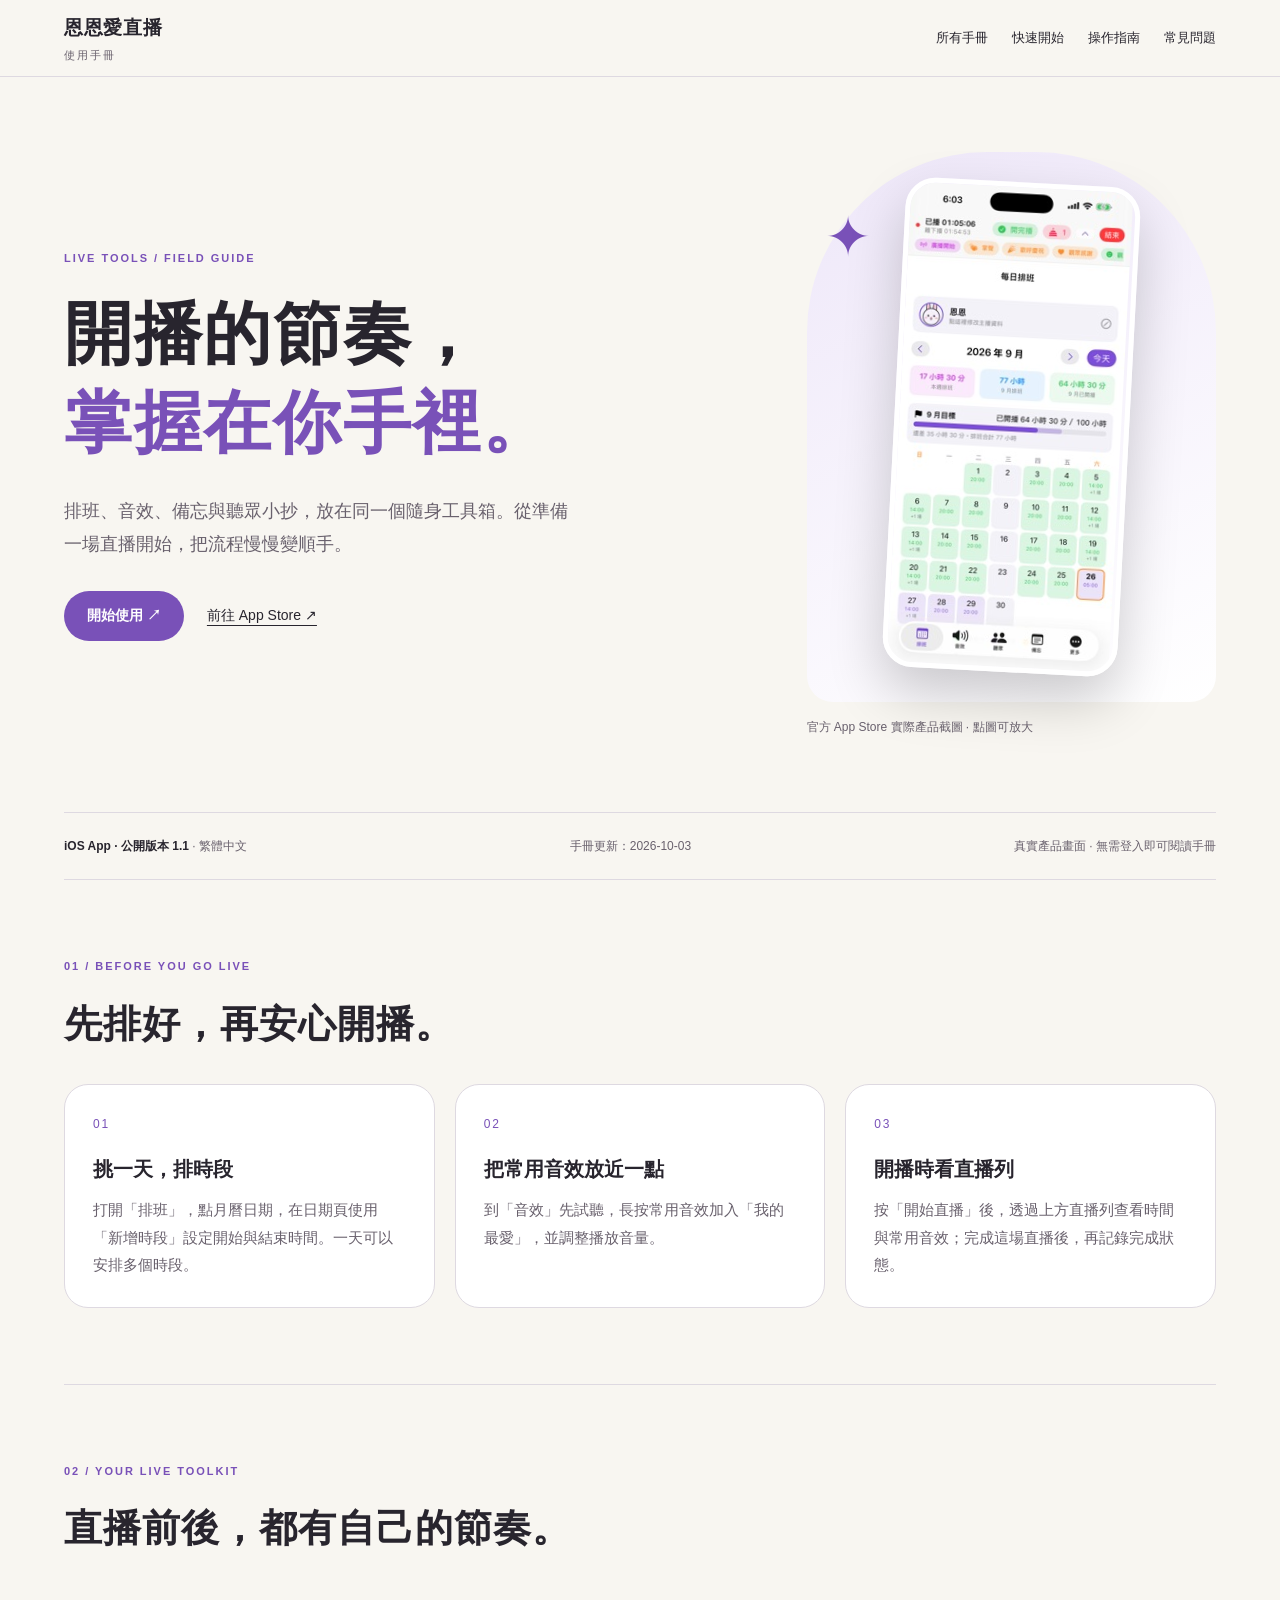
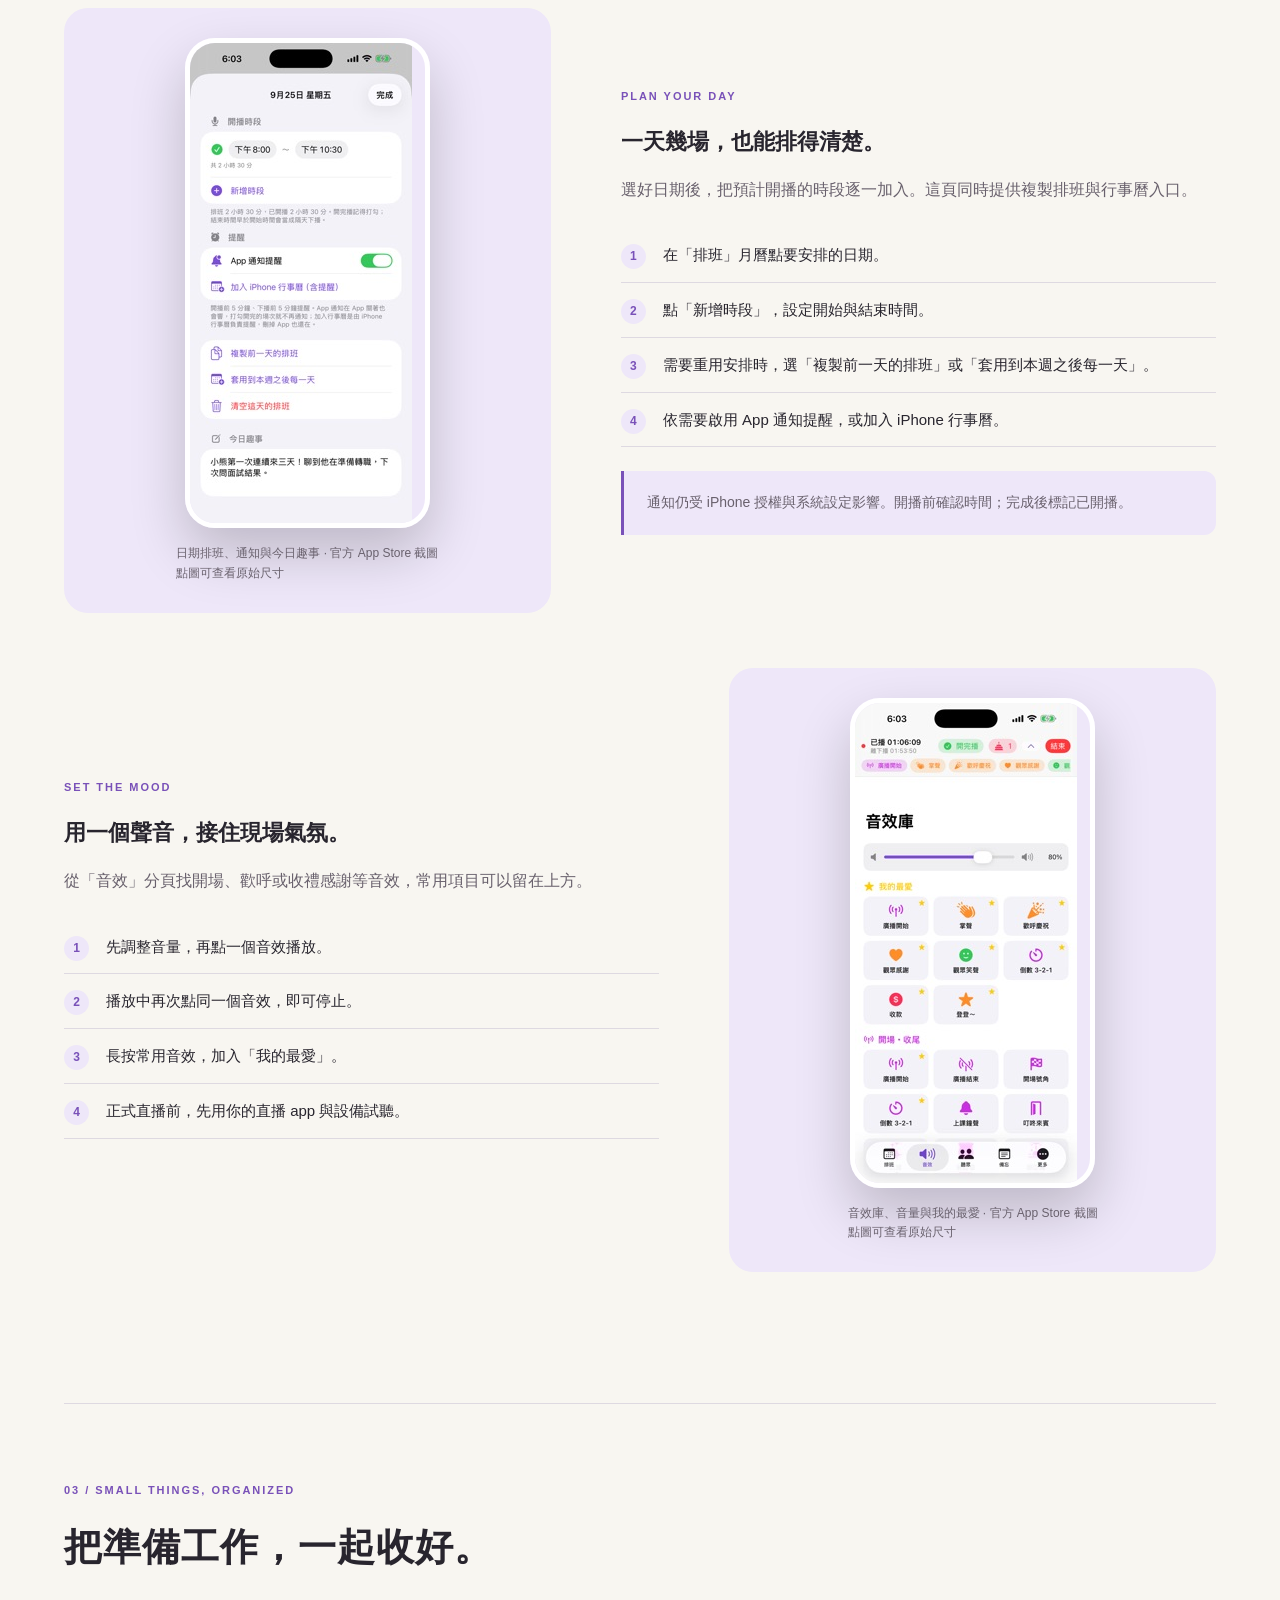
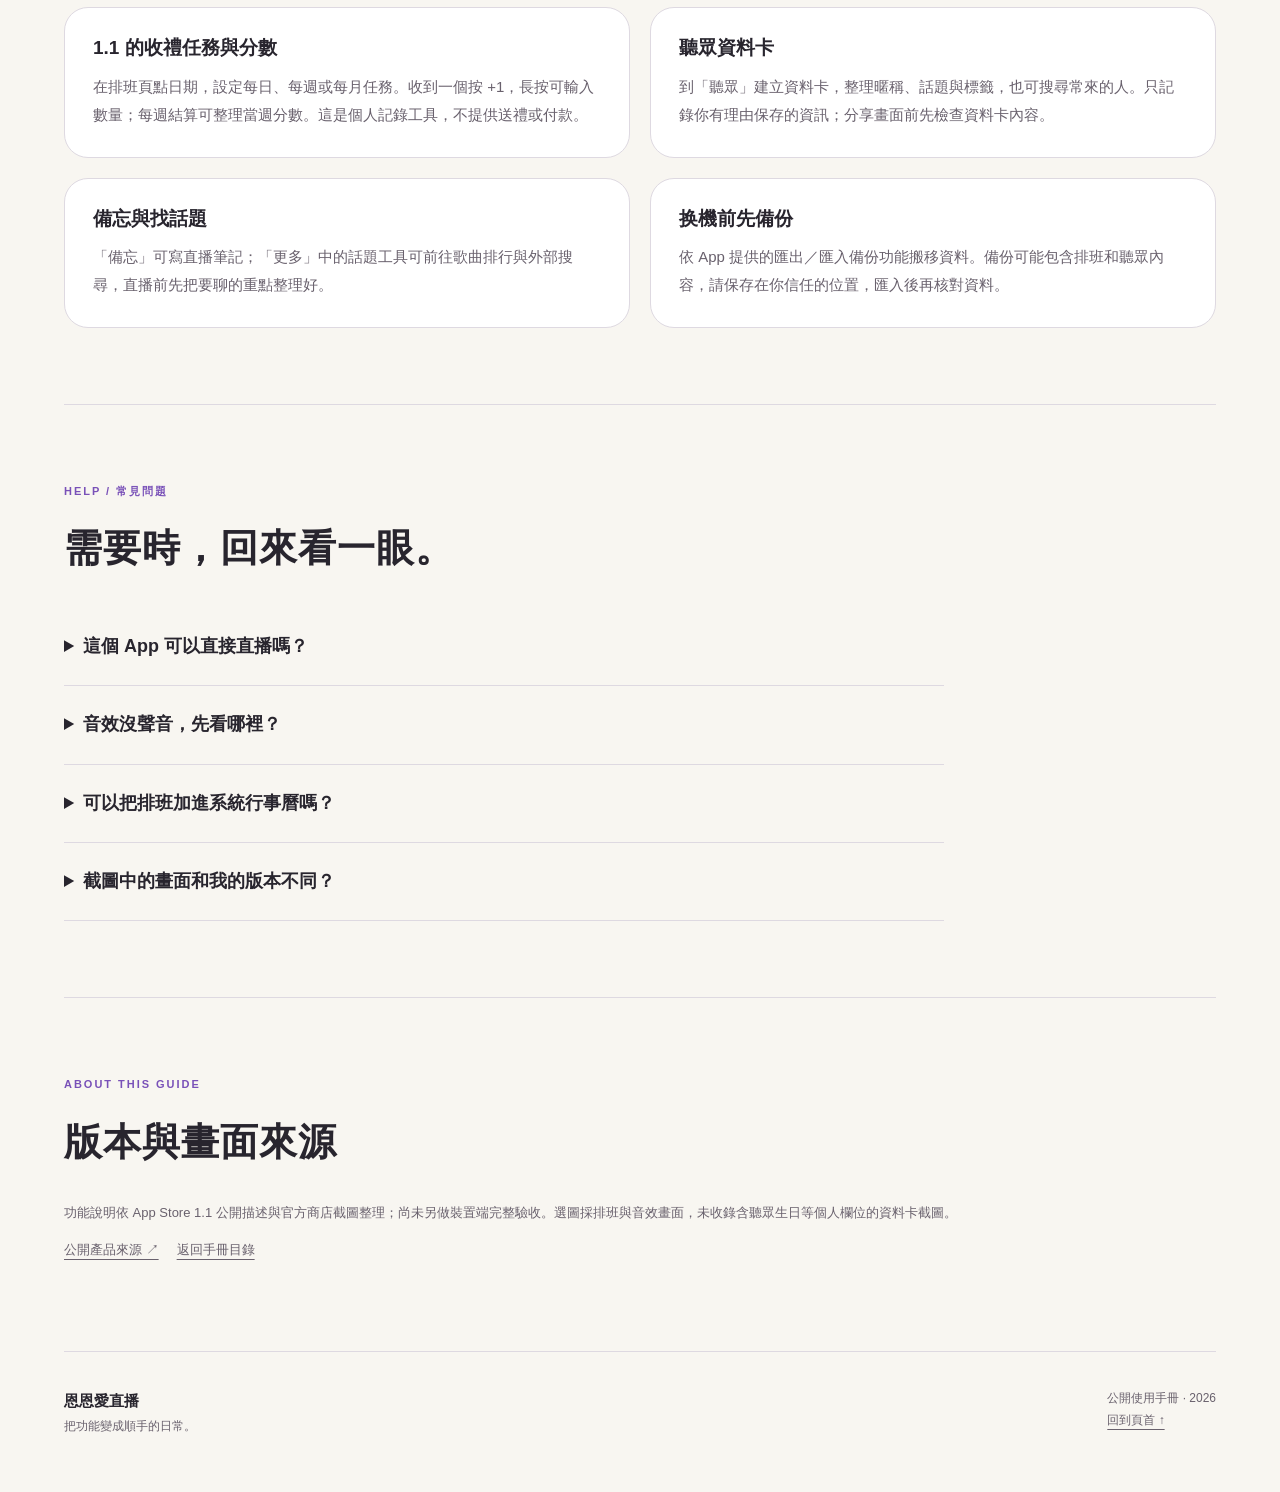
<file: livetools/user_manual.html>
<!doctype html><html lang="zh-Hant"><head><meta charset="utf-8"><meta name="viewport" content="width=device-width,initial-scale=1"><meta name="description" content="排班、音效、備忘與聽眾小抄，放在同一個隨身工具箱。從準備一場直播開始，把流程慢慢變順手。"><title>恩恩愛直播｜使用手冊</title><link rel="stylesheet" href="../assets/manual.css"></head><body class="live"><a class="skip" href="#main">跳至手冊內容</a><header><div class="wrap nav"><a class="brand" href="#top">恩恩愛直播<small>使用手冊</small></a><nav class="navlinks" aria-label="手冊導覽"><a href="../index.html">所有手冊</a><a href="#start">快速開始</a><a href="#use">操作指南</a><a href="#help">常見問題</a></nav></div></header><main class="wrap" id="main"><section class="hero " id="top"><div><div class="eyebrow">LIVE TOOLS / FIELD GUIDE</div><h1>開播的節奏，<br><em>掌握在你手裡。</em></h1><p class="lede">排班、音效、備忘與聽眾小抄，放在同一個隨身工具箱。從準備一場直播開始，把流程慢慢變順手。</p><div class="actions"><a class="button" href="#start">開始使用 ↗</a><a class="text-link" href="https://apps.apple.com/tw/app/id6816263059">前往 App Store ↗</a></div></div><figure><div class="hero-stage"><a class="phone" href="assets/app-store-1.jpg"><img src="assets/app-store-1.jpg" alt="恩恩愛直播官方 App Store 產品畫面"></a></div><figcaption>官方 App Store 實際產品截圖 · 點圖可放大</figcaption></figure></section><div class="meta"><span><strong>iOS App · 公開版本 1.1</strong> · 繁體中文</span><span>手冊更新：2026-10-03</span><span>真實產品畫面 · 無需登入即可閱讀手冊</span></div><section class="section" id="start"><div class="section-title"><div><div class="eyebrow">01 / BEFORE YOU GO LIVE</div><h2>先排好，再安心開播。</h2></div></div><div class="cards"><article class="card"><div class="num">01</div><h3>挑一天，排時段</h3><p>打開「排班」，點月曆日期，在日期頁使用「新增時段」設定開始與結束時間。一天可以安排多個時段。</p></article><article class="card"><div class="num">02</div><h3>把常用音效放近一點</h3><p>到「音效」先試聽，長按常用音效加入「我的最愛」，並調整播放音量。</p></article><article class="card"><div class="num">03</div><h3>開播時看直播列</h3><p>按「開始直播」後，透過上方直播列查看時間與常用音效；完成這場直播後，再記錄完成狀態。</p></article></div></section><section class="section" id="use"><div class="section-title"><div><div class="eyebrow">02 / YOUR LIVE TOOLKIT</div><h2>直播前後，都有自己的節奏。</h2></div></div><div class="flow "><figure class="shot"><a href="assets/app-store-2.jpg" class="phone" aria-label="查看完整截圖：日期排班、通知與今日趣事"><img src="assets/app-store-2.jpg" alt="日期排班、通知與今日趣事" loading="lazy"></a><figcaption>日期排班、通知與今日趣事 · 官方 App Store 截圖<br>點圖可查看原始尺寸</figcaption></figure><div><div class="eyebrow">PLAN YOUR DAY</div><h3>一天幾場，也能排得清楚。</h3><p>選好日期後，把預計開播的時段逐一加入。這頁同時提供複製排班與行事曆入口。</p><ol class="steps"><li>在「排班」月曆點要安排的日期。</li><li>點「新增時段」，設定開始與結束時間。</li><li>需要重用安排時，選「複製前一天的排班」或「套用到本週之後每一天」。</li><li>依需要啟用 App 通知提醒，或加入 iPhone 行事曆。</li></ol><p class="note">通知仍受 iPhone 授權與系統設定影響。開播前確認時間；完成後標記已開播。</p></div></div><div class="flow reverse"><figure class="shot"><a href="assets/app-store-3.jpg" class="phone" aria-label="查看完整截圖：音效庫、音量與我的最愛"><img src="assets/app-store-3.jpg" alt="音效庫、音量與我的最愛" loading="lazy"></a><figcaption>音效庫、音量與我的最愛 · 官方 App Store 截圖<br>點圖可查看原始尺寸</figcaption></figure><div><div class="eyebrow">SET THE MOOD</div><h3>用一個聲音，接住現場氣氛。</h3><p>從「音效」分頁找開場、歡呼或收禮感謝等音效，常用項目可以留在上方。</p><ol class="steps"><li>先調整音量，再點一個音效播放。</li><li>播放中再次點同一個音效，即可停止。</li><li>長按常用音效，加入「我的最愛」。</li><li>正式直播前，先用你的直播 app 與設備試聽。</li></ol></div></div></section><section class="section" id="more"><div class="section-title"><div><div class="eyebrow">03 / SMALL THINGS, ORGANIZED</div><h2>把準備工作，一起收好。</h2></div></div><div class="feature-grid"><article class="card"><h3>1.1 的收禮任務與分數</h3><p>在排班頁點日期，設定每日、每週或每月任務。收到一個按 +1，長按可輸入數量；每週結算可整理當週分數。這是個人記錄工具，不提供送禮或付款。</p></article><article class="card"><h3>聽眾資料卡</h3><p>到「聽眾」建立資料卡，整理暱稱、話題與標籤，也可搜尋常來的人。只記錄你有理由保存的資訊；分享畫面前先檢查資料卡內容。</p></article><article class="card"><h3>備忘與找話題</h3><p>「備忘」可寫直播筆記；「更多」中的話題工具可前往歌曲排行與外部搜尋，直播前先把要聊的重點整理好。</p></article><article class="card"><h3>换機前先備份</h3><p>依 App 提供的匯出／匯入備份功能搬移資料。備份可能包含排班和聽眾內容，請保存在你信任的位置，匯入後再核對資料。</p></article></div></section><section class="section" id="help"><div class="section-title"><div><div class="eyebrow">HELP / 常見問題</div><h2>需要時，回來看一眼。</h2></div></div><div class="faq"><details><summary>這個 App 可以直接直播嗎？</summary><p>它是直播主的輔助工具箱。實際直播仍在你使用的平台進行；手冊中的「開始直播」指 App 內的直播輔助狀態。</p></details><details><summary>音效沒聲音，先看哪裡？</summary><p>先檢查 App 音量、iPhone 音量及目前音訊輸出裝置，再點音效試聽。正式直播前，用實際設備確認收音與音效表現。</p></details><details><summary>可以把排班加進系統行事曆嗎？</summary><p>日期頁提供「加入 iPhone 行事曆（含提醒）」入口，依裝置提示授權及完成加入。</p></details><details><summary>截圖中的畫面和我的版本不同？</summary><p>本手冊以 App Store 公開版本 1.1 的描述與官方截圖為依據。商店截圖可能未涵蓋新版本的每個功能，請以目前 App 顯示為準。</p></details></div></section><section class="section" id="sources"><div class="section-title"><div><div class="eyebrow">ABOUT THIS GUIDE</div><h2>版本與畫面來源</h2></div></div><div class="sources"><p>功能說明依 App Store 1.1 公開描述與官方商店截圖整理；尚未另做裝置端完整驗收。選圖採排班與音效畫面，未收錄含聽眾生日等個人欄位的資料卡截圖。</p><p><a href="https://apps.apple.com/tw/app/id6816263059">公開產品來源 ↗</a><a href="../index.html">返回手冊目錄</a></p></div></section></main><footer class="wrap footer"><div><strong>恩恩愛直播</strong><br>把功能變成順手的日常。</div><div>公開使用手冊 · 2026<br><a href="#top">回到頁首 ↑</a></div></footer></body></html>
</file>
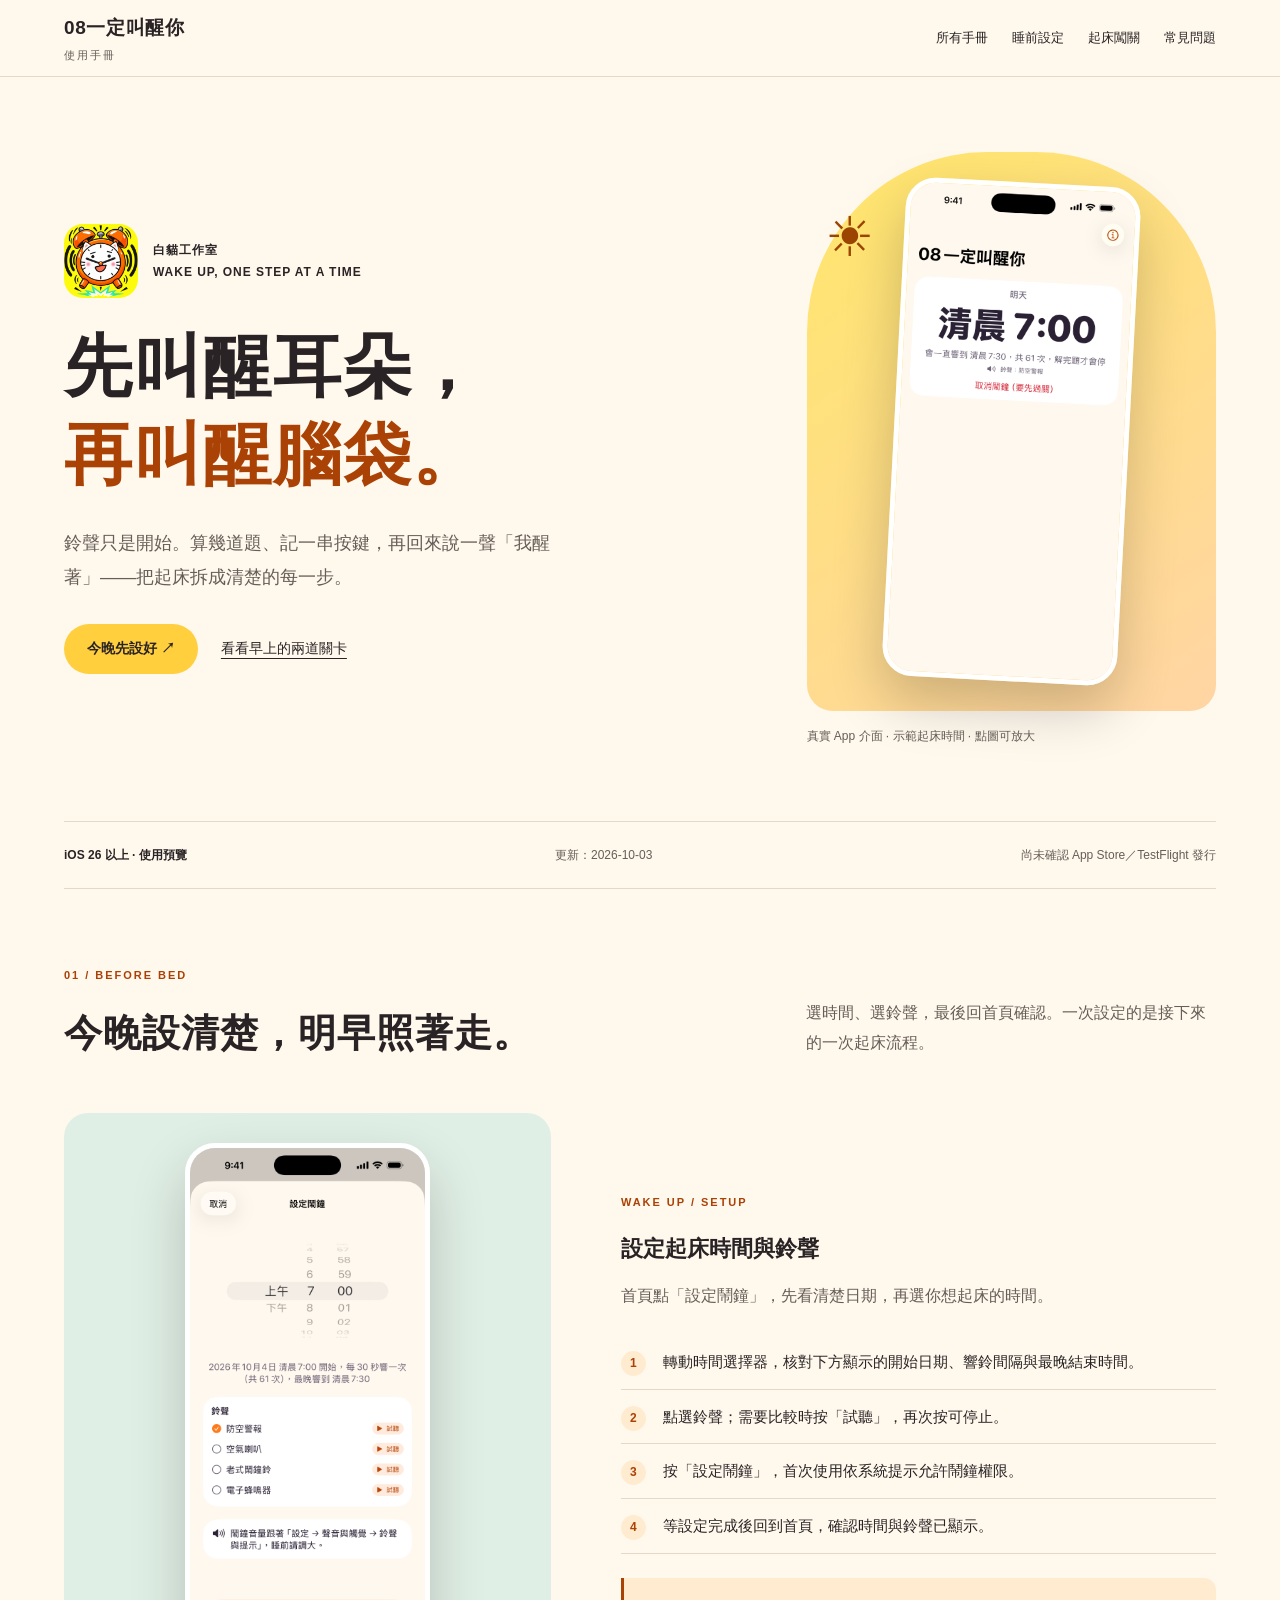
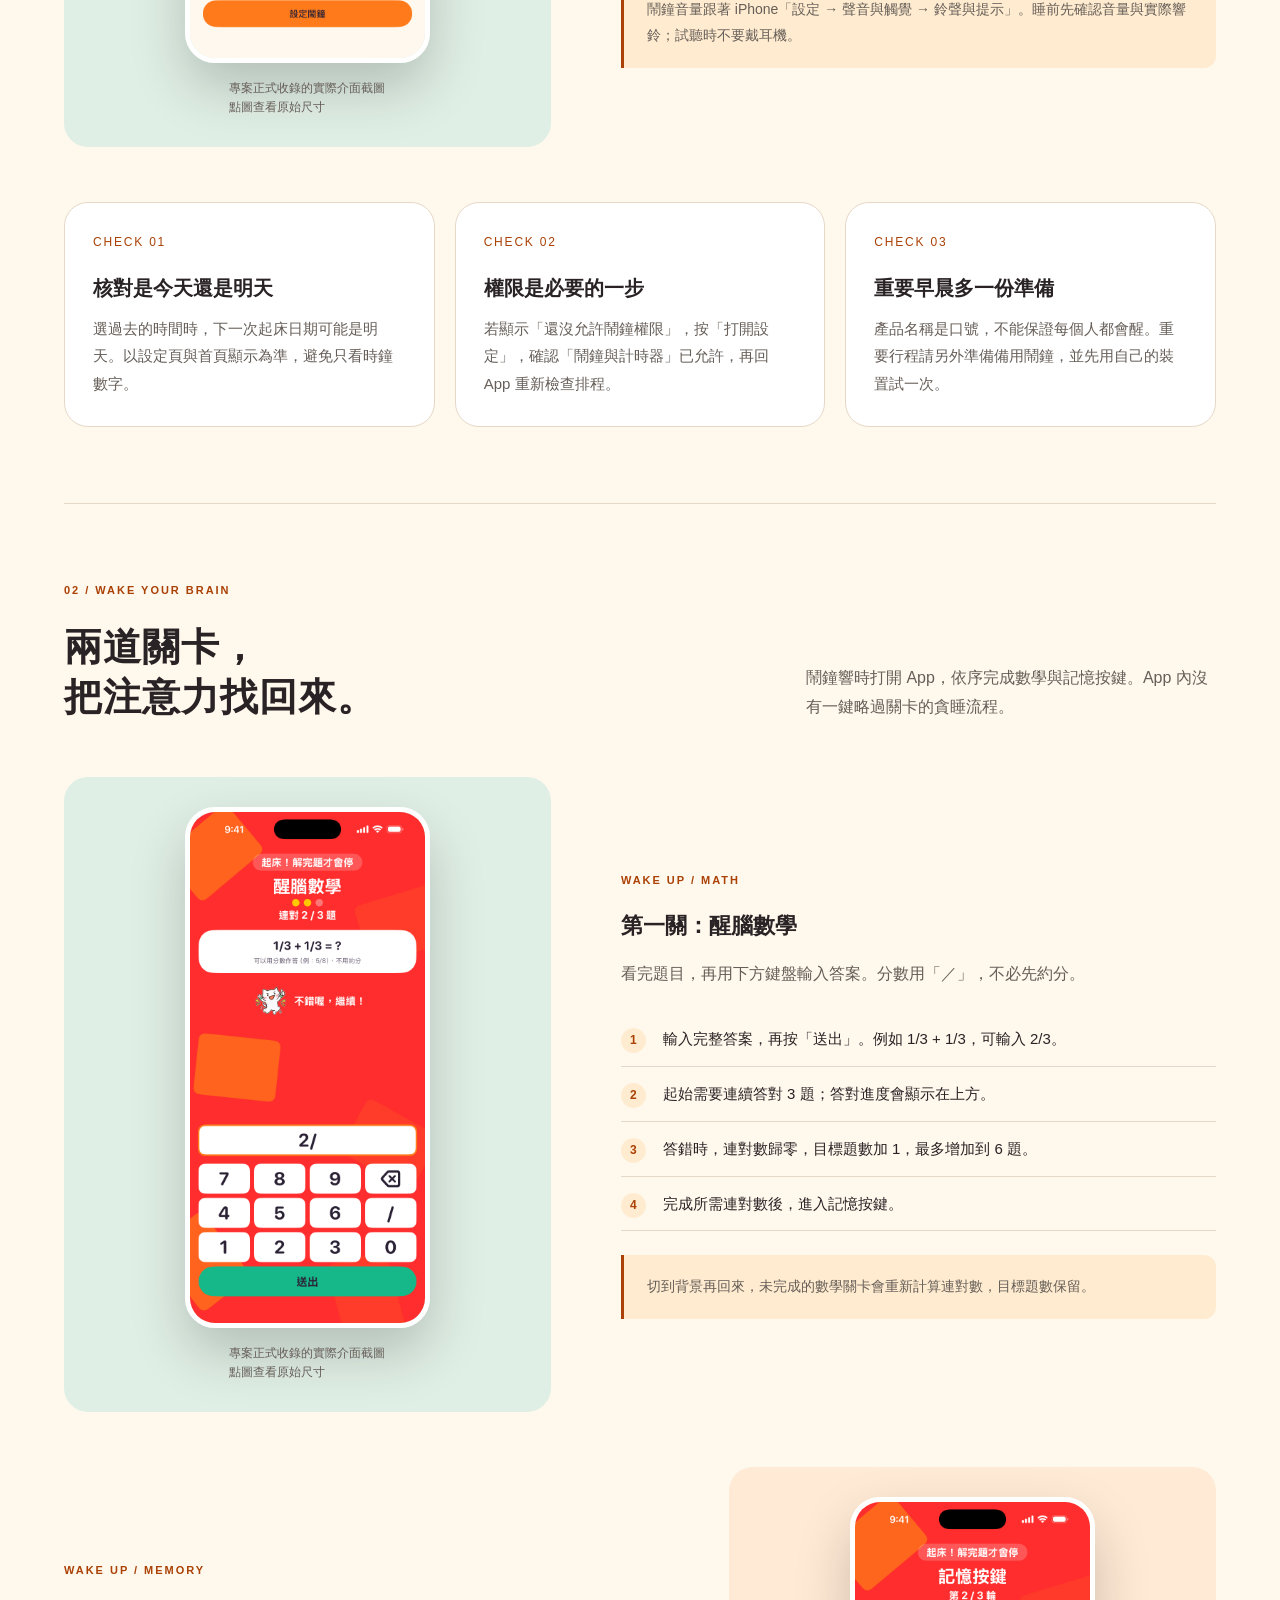
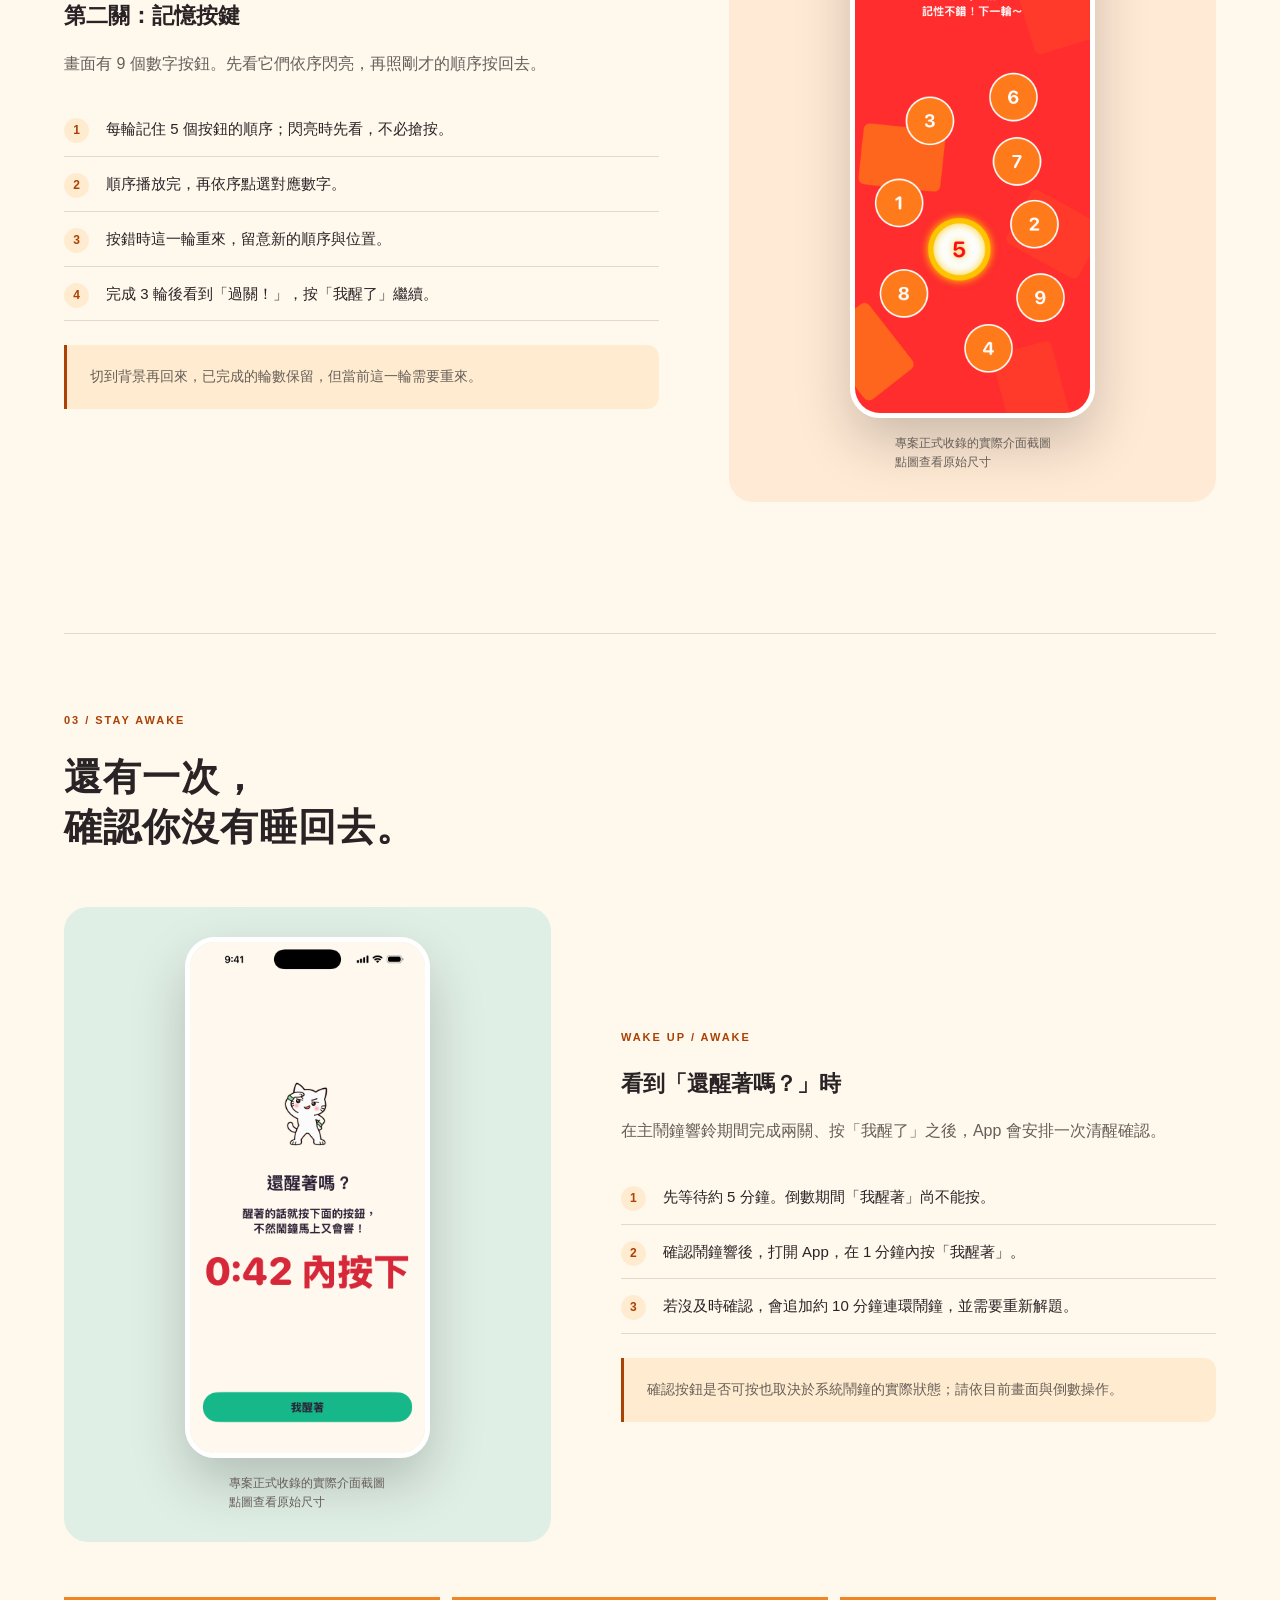
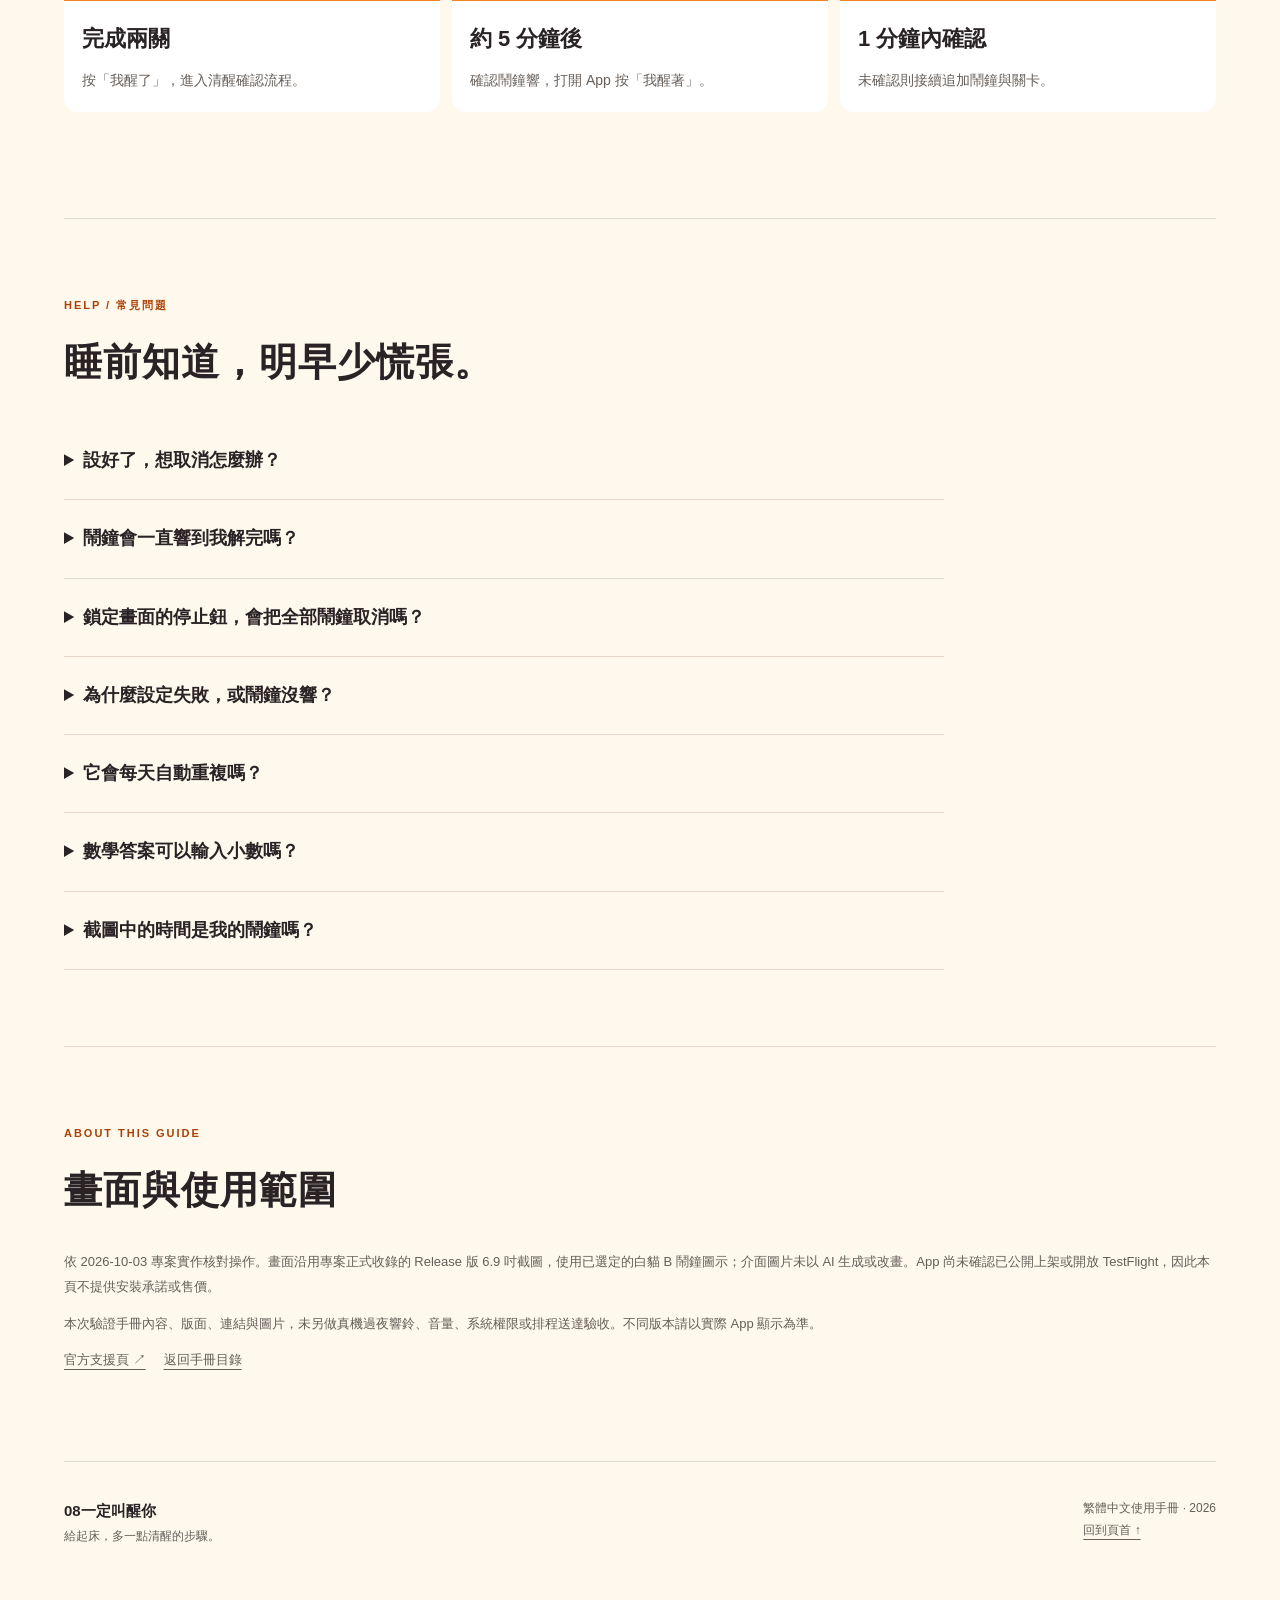
<file: wakeupalarm/user_manual.html>
<!doctype html><html lang="zh-Hant"><head><meta charset="utf-8"><meta name="viewport" content="width=device-width,initial-scale=1"><meta name="description" content="08一定叫醒你使用手冊：設定起床時間與鈴聲，完成醒腦數學和記憶按鍵，再確認還醒著。附真實 App 截圖。"><title>08一定叫醒你｜使用手冊</title><link rel="stylesheet" href="../assets/manual.css"><style>body.alarm{--bg:#fff8ed;--panel:#fff;--ink:#292325;--muted:#665e58;--line:#e6d8c8;--accent:#aa4105;--soft:#ffecd0;--button:#ffcf3e;--button-text:#292325}.app-mark{display:flex;align-items:center;gap:15px;margin-bottom:25px}.app-mark img{width:74px;height:74px;border-radius:19px}.app-mark span{font-size:12px;font-weight:650;letter-spacing:.08em}.hero>*{min-width:0}.hero-stage{background:linear-gradient(145deg,#ffe66b,#ffd5a4)}.hero-stage:before{content:"☀";color:#9c4500}.shot{background:#ffead5}.flow:nth-child(even) .shot{background:#e0efe5}.ribbon{display:grid;grid-template-columns:repeat(3,1fr);gap:12px;margin:30px 0}.ribbon div{border-top:4px solid #f48523;padding:18px;background:white;border-radius:0 0 14px 14px}.ribbon b{display:block;font-size:22px}.ribbon p{font-size:14px;margin-top:8px}@media(max-width:760px){.hero,.flow,.flow.reverse{grid-template-columns:minmax(0,1fr)}.ribbon{grid-template-columns:1fr}.hero h1{font-size:39px}.app-mark img{width:64px;height:64px}}</style></head><body class="alarm"><a class="skip" href="#main">跳至手冊內容</a><header><div class="wrap nav"><a class="brand" href="#top">08一定叫醒你<small>使用手冊</small></a><nav class="navlinks" aria-label="手冊導覽"><a href="../index.html">所有手冊</a><a href="#start">睡前設定</a><a href="#challenge">起床闖關</a><a href="#help">常見問題</a></nav></div></header><main id="main" class="wrap"><section class="hero" id="top"><div><div class="app-mark"><img src="assets/icon.png" alt="08一定叫醒你的白貓 B 鬧鐘圖示"><span>白貓工作室<br>WAKE UP, ONE STEP AT A TIME</span></div><h1>先叫醒耳朵，<br><em>再叫醒腦袋。</em></h1><p class="lede">鈴聲只是開始。算幾道題、記一串按鍵，再回來說一聲「我醒著」——把起床拆成清楚的每一步。</p><div class="actions"><a class="button" href="#start">今晚先設好 ↗</a><a class="text-link" href="#challenge">看看早上的兩道關卡</a></div></div><figure><div class="hero-stage"><a class="phone" href="assets/home.png"><img src="assets/home.png" alt="08一定叫醒你首頁，顯示已設定的示範起床時間"></a></div><figcaption>真實 App 介面 · 示範起床時間 · 點圖可放大</figcaption></figure></section><div class="meta"><span><strong>iOS 26 以上 · 使用預覽</strong></span><span>更新：2026-10-03</span><span>尚未確認 App Store／TestFlight 發行</span></div><section class="section" id="start"><div class="section-title"><div><div class="eyebrow">01 / BEFORE BED</div><h2>今晚設清楚，明早照著走。</h2></div><p>選時間、選鈴聲，最後回首頁確認。一次設定的是接下來的一次起床流程。</p></div><div class="flow "><figure class="shot"><a href="assets/setup.png" class="phone"><img src="assets/setup.png" alt="設定起床時間與鈴聲的實際 App 畫面" loading="lazy"></a><figcaption>專案正式收錄的實際介面截圖<br>點圖查看原始尺寸</figcaption></figure><div><div class="eyebrow">WAKE UP / SETUP</div><h3>設定起床時間與鈴聲</h3><p>首頁點「設定鬧鐘」，先看清楚日期，再選你想起床的時間。</p><ol class="steps"><li>轉動時間選擇器，核對下方顯示的開始日期、響鈴間隔與最晚結束時間。</li><li>點選鈴聲；需要比較時按「試聽」，再次按可停止。</li><li>按「設定鬧鐘」，首次使用依系統提示允許鬧鐘權限。</li><li>等設定完成後回到首頁，確認時間與鈴聲已顯示。</li></ol><p class="note">鬧鐘音量跟著 iPhone「設定 → 聲音與觸覺 → 鈴聲與提示」。睡前先確認音量與實際響鈴；試聽時不要戴耳機。</p></div></div><div class="cards"><article class="card"><div class="num">CHECK 01</div><h3>核對是今天還是明天</h3><p>選過去的時間時，下一次起床日期可能是明天。以設定頁與首頁顯示為準，避免只看時鐘數字。</p></article><article class="card"><div class="num">CHECK 02</div><h3>權限是必要的一步</h3><p>若顯示「還沒允許鬧鐘權限」，按「打開設定」，確認「鬧鐘與計時器」已允許，再回 App 重新檢查排程。</p></article><article class="card"><div class="num">CHECK 03</div><h3>重要早晨多一份準備</h3><p>產品名稱是口號，不能保證每個人都會醒。重要行程請另外準備備用鬧鐘，並先用自己的裝置試一次。</p></article></div></section><section class="section" id="challenge"><div class="section-title"><div><div class="eyebrow">02 / WAKE YOUR BRAIN</div><h2>兩道關卡，<br>把注意力找回來。</h2></div><p>鬧鐘響時打開 App，依序完成數學與記憶按鍵。App 內沒有一鍵略過關卡的貪睡流程。</p></div><div class="flow "><figure class="shot"><a href="assets/math.png" class="phone"><img src="assets/math.png" alt="第一關：醒腦數學的實際 App 畫面" loading="lazy"></a><figcaption>專案正式收錄的實際介面截圖<br>點圖查看原始尺寸</figcaption></figure><div><div class="eyebrow">WAKE UP / MATH</div><h3>第一關：醒腦數學</h3><p>看完題目，再用下方鍵盤輸入答案。分數用「／」，不必先約分。</p><ol class="steps"><li>輸入完整答案，再按「送出」。例如 1/3 + 1/3，可輸入 2/3。</li><li>起始需要連續答對 3 題；答對進度會顯示在上方。</li><li>答錯時，連對數歸零，目標題數加 1，最多增加到 6 題。</li><li>完成所需連對數後，進入記憶按鍵。</li></ol><p class="note">切到背景再回來，未完成的數學關卡會重新計算連對數，目標題數保留。</p></div></div><div class="flow reverse"><figure class="shot"><a href="assets/memory.png" class="phone"><img src="assets/memory.png" alt="第二關：記憶按鍵的實際 App 畫面" loading="lazy"></a><figcaption>專案正式收錄的實際介面截圖<br>點圖查看原始尺寸</figcaption></figure><div><div class="eyebrow">WAKE UP / MEMORY</div><h3>第二關：記憶按鍵</h3><p>畫面有 9 個數字按鈕。先看它們依序閃亮，再照剛才的順序按回去。</p><ol class="steps"><li>每輪記住 5 個按鈕的順序；閃亮時先看，不必搶按。</li><li>順序播放完，再依序點選對應數字。</li><li>按錯時這一輪重來，留意新的順序與位置。</li><li>完成 3 輪後看到「過關！」，按「我醒了」繼續。</li></ol><p class="note">切到背景再回來，已完成的輪數保留，但當前這一輪需要重來。</p></div></div></section><section class="section" id="awake"><div class="section-title"><div><div class="eyebrow">03 / STAY AWAKE</div><h2>還有一次，<br>確認你沒有睡回去。</h2></div></div><div class="flow "><figure class="shot"><a href="assets/awake.png" class="phone"><img src="assets/awake.png" alt="看到「還醒著嗎？」時的實際 App 畫面" loading="lazy"></a><figcaption>專案正式收錄的實際介面截圖<br>點圖查看原始尺寸</figcaption></figure><div><div class="eyebrow">WAKE UP / AWAKE</div><h3>看到「還醒著嗎？」時</h3><p>在主鬧鐘響鈴期間完成兩關、按「我醒了」之後，App 會安排一次清醒確認。</p><ol class="steps"><li>先等待約 5 分鐘。倒數期間「我醒著」尚不能按。</li><li>確認鬧鐘響後，打開 App，在 1 分鐘內按「我醒著」。</li><li>若沒及時確認，會追加約 10 分鐘連環鬧鐘，並需要重新解題。</li></ol><p class="note">確認按鈕是否可按也取決於系統鬧鐘的實際狀態；請依目前畫面與倒數操作。</p></div></div><div class="ribbon" aria-label="清醒確認的時間順序"><div><b>完成兩關</b><p>按「我醒了」，進入清醒確認流程。</p></div><div><b>約 5 分鐘後</b><p>確認鬧鐘響，打開 App 按「我醒著」。</p></div><div><b>1 分鐘內確認</b><p>未確認則接續追加鬧鐘與關卡。</p></div></div></section><section class="section" id="help"><div class="section-title"><div><div class="eyebrow">HELP / 常見問題</div><h2>睡前知道，明早少慌張。</h2></div></div><div class="faq"><details><summary>設好了，想取消怎麼辦？</summary><p>在首頁按「取消鬧鐘（要先過關）」，完成數學與記憶兩關後取消。取消模式可按「返回」放棄取消，原鬧鐘照舊；在起床時間之前取消，不會接續「還醒著嗎」確認。</p></details><details><summary>鬧鐘會一直響到我解完嗎？</summary><p>主連環排程最多涵蓋 30 分鐘。若全部響完仍未完成，首頁會顯示「鬧鐘已結束、未完成關卡」。實際響鈴間隔與次數以設定頁顯示為準，並非無限響鈴。</p></details><details><summary>鎖定畫面的停止鈕，會把全部鬧鐘取消嗎？</summary><p>系統停止鈕仍然存在。停止單次響鈴不等於取消後續連環排程；要結束 App 內的起床流程，請打開 App 依步驟過關。</p></details><details><summary>為什麼設定失敗，或鬧鐘沒響？</summary><p>先看 App 顯示的錯誤與鬧鐘權限，再核對日期、時間、鈴聲與提示音量。系統狀態也可能影響排程與響鈴，手冊不保證背景或過夜送達；請先做裝置實測。</p></details><details><summary>它會每天自動重複嗎？</summary><p>目前流程是設定下一次起床的鬧鐘，沒有在此手冊中列為已具備的每日或每週重複功能。每次需要時，回首頁確認或重新設定。</p></details><details><summary>數學答案可以輸入小數嗎？</summary><p>目前鍵盤與答案格式使用整數或分數，例如 12、3/4；分數不必約分，分母不能是 0。請輸入完整格式後送出。</p></details><details><summary>截圖中的時間是我的鬧鐘嗎？</summary><p>不是。圖片是專案正式收錄的乾淨示範畫面，沒有讀取你的個人鬧鐘資料。畫面中的日期與題目僅作操作說明。</p></details></div></section><section class="section" id="sources"><div class="section-title"><div><div class="eyebrow">ABOUT THIS GUIDE</div><h2>畫面與使用範圍</h2></div></div><div class="sources"><p>依 2026-10-03 專案實作核對操作。畫面沿用專案正式收錄的 Release 版 6.9 吋截圖，使用已選定的白貓 B 鬧鐘圖示；介面圖片未以 AI 生成或改畫。App 尚未確認已公開上架或開放 TestFlight，因此本頁不提供安裝承諾或售價。</p><p>本次驗證手冊內容、版面、連結與圖片，未另做真機過夜響鈴、音量、系統權限或排程送達驗收。不同版本請以實際 App 顯示為準。</p><p><a href="https://walilacow.github.io/wakeupalarm-app/">官方支援頁 ↗</a><a href="../index.html">返回手冊目錄</a></p></div></section></main><footer class="wrap footer"><div><strong>08一定叫醒你</strong><br>給起床，多一點清醒的步驟。</div><div>繁體中文使用手冊 · 2026<br><a href="#top">回到頁首 ↑</a></div></footer></body></html>
</file>
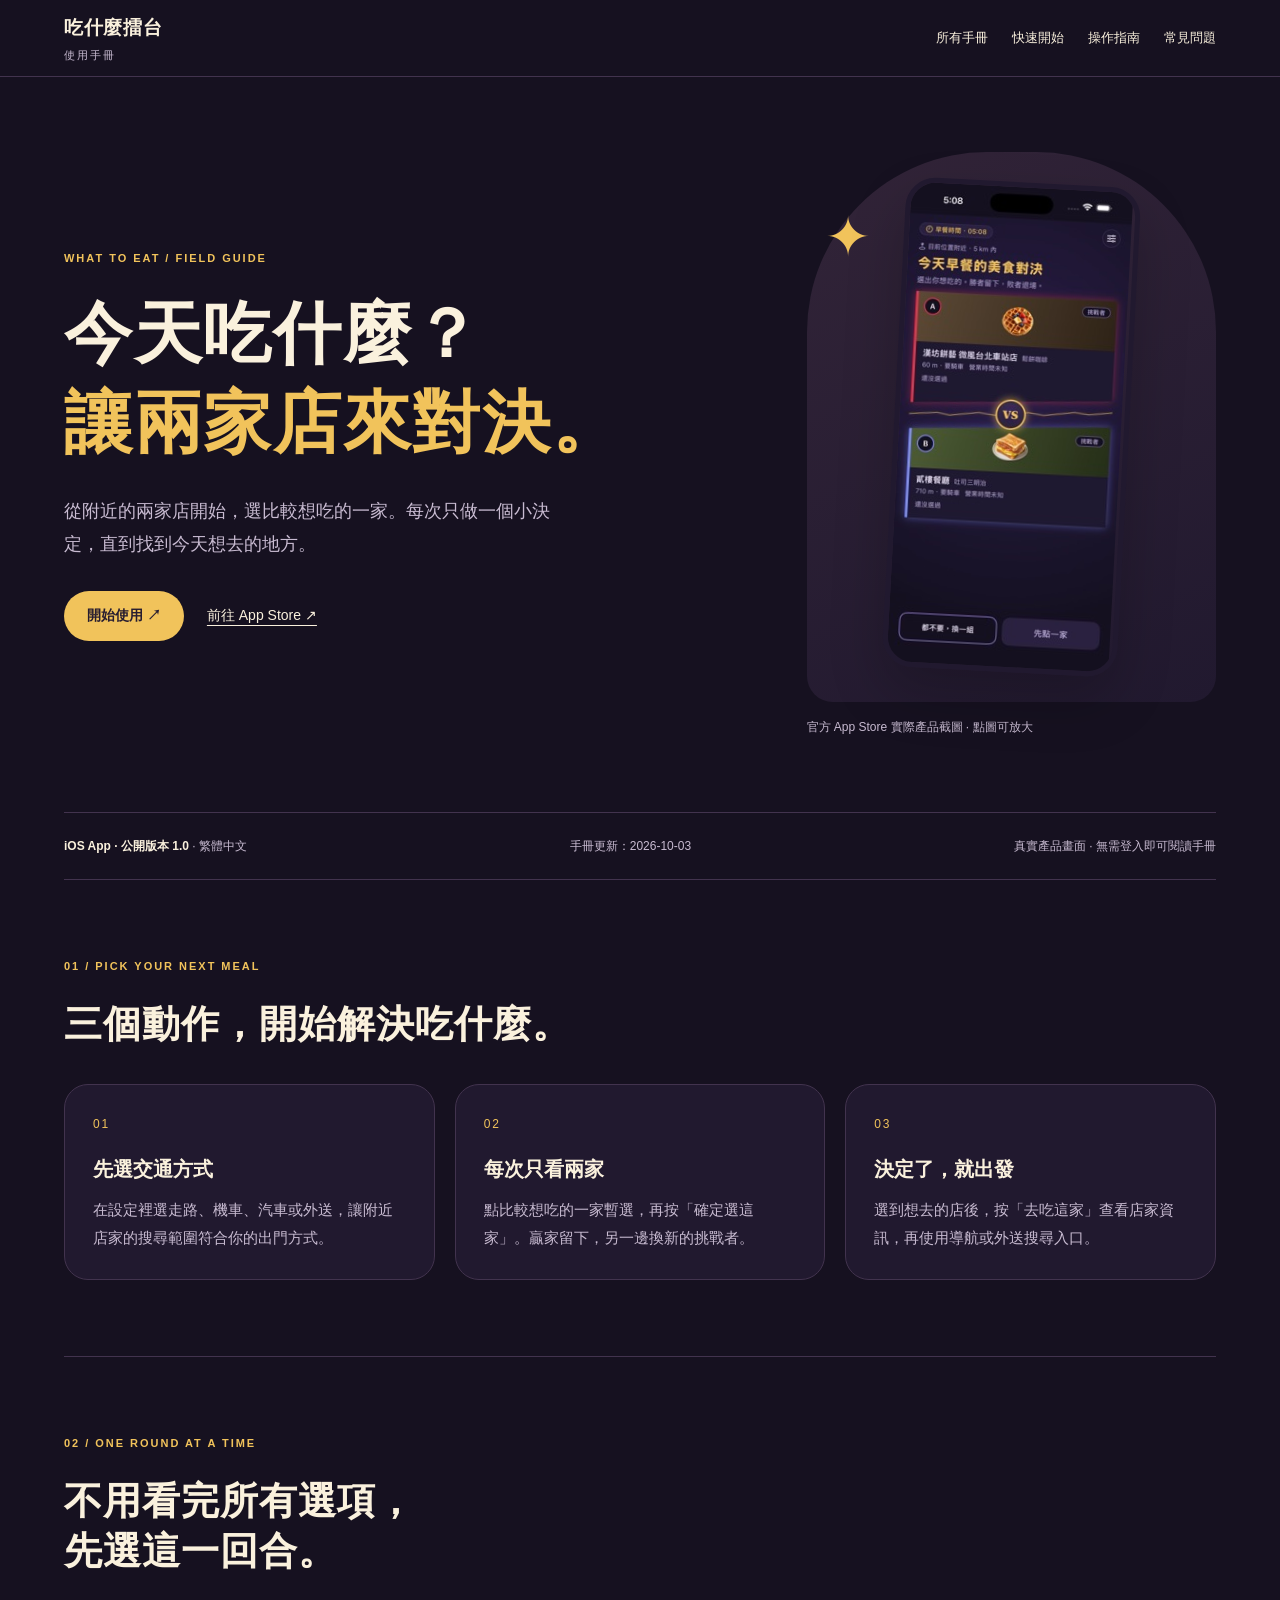
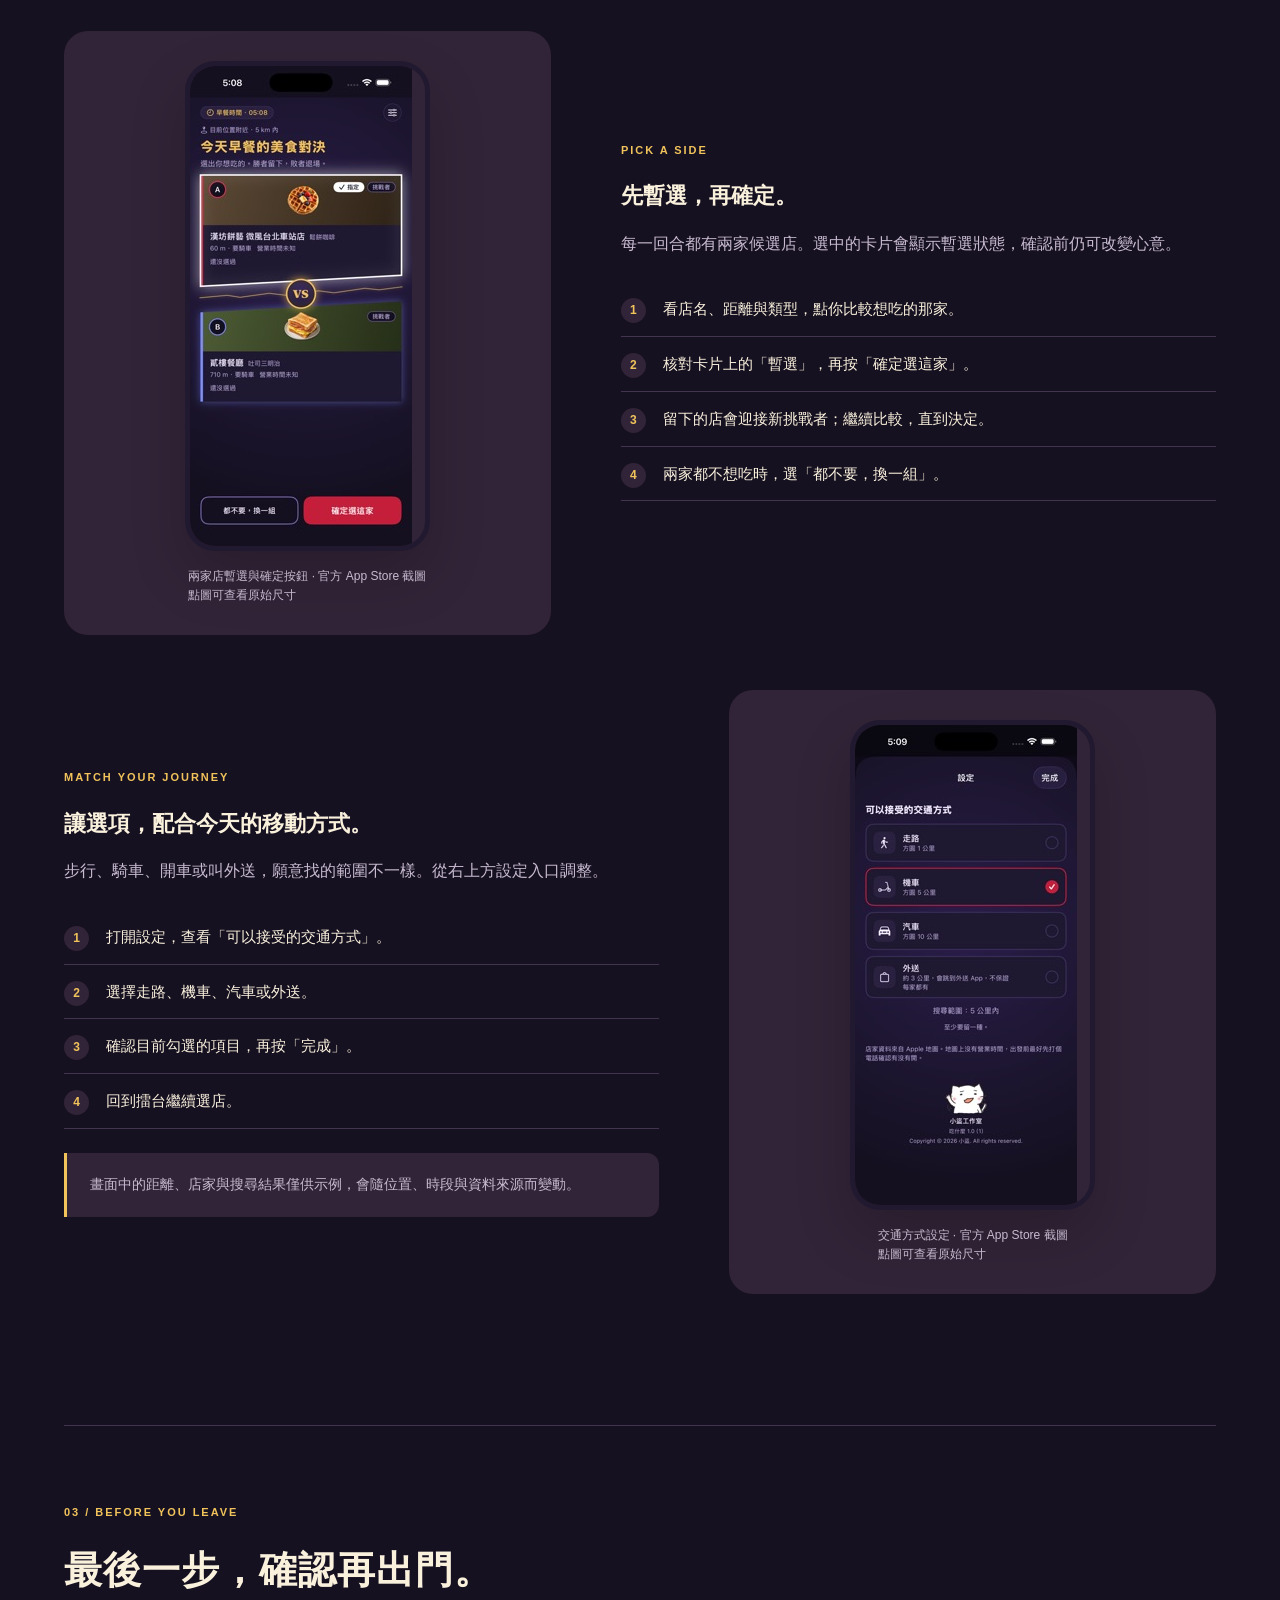
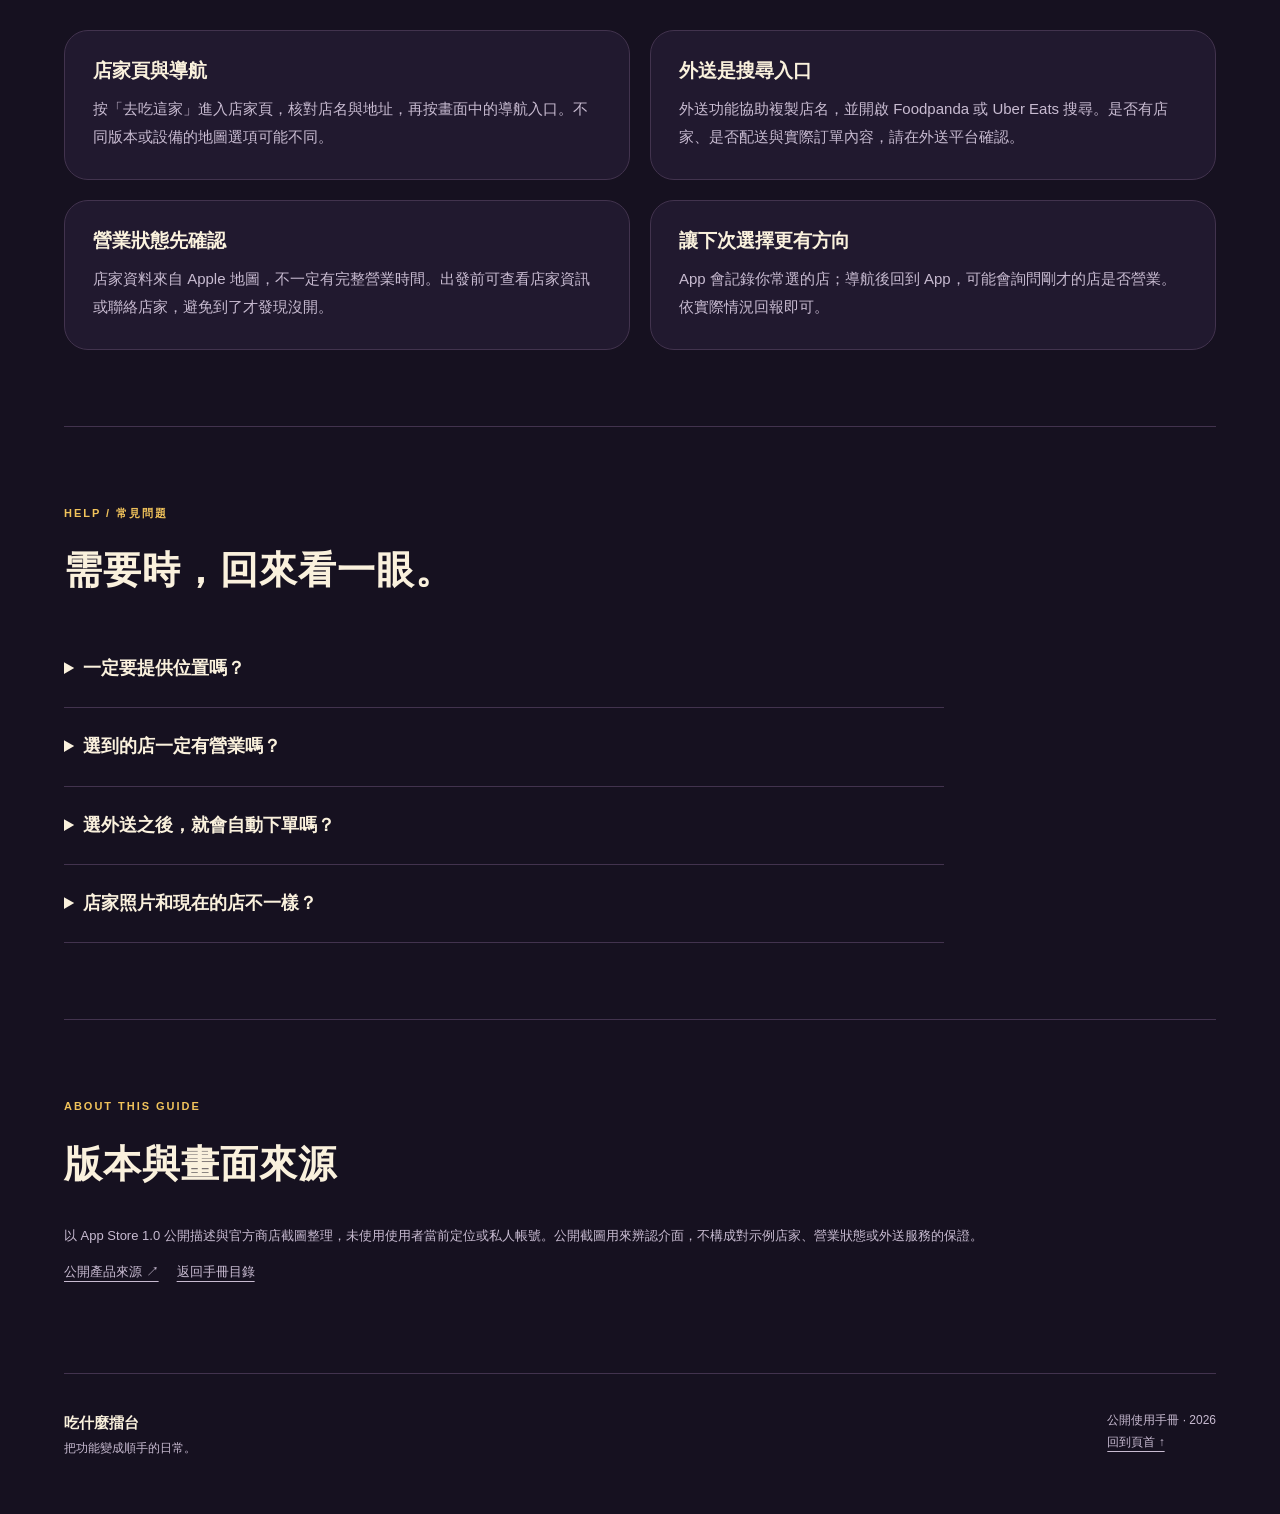
<file: what-to-eat/user_manual.html>
<!doctype html><html lang="zh-Hant"><head><meta charset="utf-8"><meta name="viewport" content="width=device-width,initial-scale=1"><meta name="description" content="從附近的兩家店開始，選比較想吃的一家。每次只做一個小決定，直到找到今天想去的地方。"><title>吃什麼擂台｜使用手冊</title><link rel="stylesheet" href="../assets/manual.css"></head><body class="food"><a class="skip" href="#main">跳至手冊內容</a><header><div class="wrap nav"><a class="brand" href="#top">吃什麼擂台<small>使用手冊</small></a><nav class="navlinks" aria-label="手冊導覽"><a href="../index.html">所有手冊</a><a href="#start">快速開始</a><a href="#use">操作指南</a><a href="#help">常見問題</a></nav></div></header><main class="wrap" id="main"><section class="hero " id="top"><div><div class="eyebrow">WHAT TO EAT / FIELD GUIDE</div><h1>今天吃什麼？<br><em>讓兩家店來對決。</em></h1><p class="lede">從附近的兩家店開始，選比較想吃的一家。每次只做一個小決定，直到找到今天想去的地方。</p><div class="actions"><a class="button" href="#start">開始使用 ↗</a><a class="text-link" href="https://apps.apple.com/tw/app/id6818322979">前往 App Store ↗</a></div></div><figure><div class="hero-stage"><a class="phone" href="assets/app-store-1.jpg"><img src="assets/app-store-1.jpg" alt="吃什麼擂台官方 App Store 產品畫面"></a></div><figcaption>官方 App Store 實際產品截圖 · 點圖可放大</figcaption></figure></section><div class="meta"><span><strong>iOS App · 公開版本 1.0</strong> · 繁體中文</span><span>手冊更新：2026-10-03</span><span>真實產品畫面 · 無需登入即可閱讀手冊</span></div><section class="section" id="start"><div class="section-title"><div><div class="eyebrow">01 / PICK YOUR NEXT MEAL</div><h2>三個動作，開始解決吃什麼。</h2></div></div><div class="cards"><article class="card"><div class="num">01</div><h3>先選交通方式</h3><p>在設定裡選走路、機車、汽車或外送，讓附近店家的搜尋範圍符合你的出門方式。</p></article><article class="card"><div class="num">02</div><h3>每次只看兩家</h3><p>點比較想吃的一家暫選，再按「確定選這家」。贏家留下，另一邊換新的挑戰者。</p></article><article class="card"><div class="num">03</div><h3>決定了，就出發</h3><p>選到想去的店後，按「去吃這家」查看店家資訊，再使用導航或外送搜尋入口。</p></article></div></section><section class="section" id="use"><div class="section-title"><div><div class="eyebrow">02 / ONE ROUND AT A TIME</div><h2>不用看完所有選項，<br>先選這一回合。</h2></div></div><div class="flow "><figure class="shot"><a href="assets/app-store-2.jpg" class="phone" aria-label="查看完整截圖：兩家店暫選與確定按鈕"><img src="assets/app-store-2.jpg" alt="兩家店暫選與確定按鈕" loading="lazy"></a><figcaption>兩家店暫選與確定按鈕 · 官方 App Store 截圖<br>點圖可查看原始尺寸</figcaption></figure><div><div class="eyebrow">PICK A SIDE</div><h3>先暫選，再確定。</h3><p>每一回合都有兩家候選店。選中的卡片會顯示暫選狀態，確認前仍可改變心意。</p><ol class="steps"><li>看店名、距離與類型，點你比較想吃的那家。</li><li>核對卡片上的「暫選」，再按「確定選這家」。</li><li>留下的店會迎接新挑戰者；繼續比較，直到決定。</li><li>兩家都不想吃時，選「都不要，換一組」。</li></ol></div></div><div class="flow reverse"><figure class="shot"><a href="assets/app-store-5.jpg" class="phone" aria-label="查看完整截圖：交通方式設定"><img src="assets/app-store-5.jpg" alt="交通方式設定" loading="lazy"></a><figcaption>交通方式設定 · 官方 App Store 截圖<br>點圖可查看原始尺寸</figcaption></figure><div><div class="eyebrow">MATCH YOUR JOURNEY</div><h3>讓選項，配合今天的移動方式。</h3><p>步行、騎車、開車或叫外送，願意找的範圍不一樣。從右上方設定入口調整。</p><ol class="steps"><li>打開設定，查看「可以接受的交通方式」。</li><li>選擇走路、機車、汽車或外送。</li><li>確認目前勾選的項目，再按「完成」。</li><li>回到擂台繼續選店。</li></ol><p class="note">畫面中的距離、店家與搜尋結果僅供示例，會隨位置、時段與資料來源而變動。</p></div></div></section><section class="section" id="arrival"><div class="section-title"><div><div class="eyebrow">03 / BEFORE YOU LEAVE</div><h2>最後一步，確認再出門。</h2></div></div><div class="feature-grid"><article class="card"><h3>店家頁與導航</h3><p>按「去吃這家」進入店家頁，核對店名與地址，再按畫面中的導航入口。不同版本或設備的地圖選項可能不同。</p></article><article class="card"><h3>外送是搜尋入口</h3><p>外送功能協助複製店名，並開啟 Foodpanda 或 Uber Eats 搜尋。是否有店家、是否配送與實際訂單內容，請在外送平台確認。</p></article><article class="card"><h3>營業狀態先確認</h3><p>店家資料來自 Apple 地圖，不一定有完整營業時間。出發前可查看店家資訊或聯絡店家，避免到了才發現沒開。</p></article><article class="card"><h3>讓下次選擇更有方向</h3><p>App 會記錄你常選的店；導航後回到 App，可能會詢問剛才的店是否營業。依實際情況回報即可。</p></article></div></section><section class="section" id="help"><div class="section-title"><div><div class="eyebrow">HELP / 常見問題</div><h2>需要時，回來看一眼。</h2></div></div><div class="faq"><details><summary>一定要提供位置嗎？</summary><p>找附近店家與計算距離需要位置資訊。請依 iPhone 顯示的提示決定授權；若沒有結果，先檢查定位與網路狀態。</p></details><details><summary>選到的店一定有營業嗎？</summary><p>不一定。地圖資料與使用者回報都可能落後，請在出發前再次確認。</p></details><details><summary>選外送之後，就會自動下單嗎？</summary><p>不會。App 協助複製店名與開啟外送搜尋，實際是否能配送、費用與下單都在外送平台處理。</p></details><details><summary>店家照片和現在的店不一樣？</summary><p>本手冊使用官方 App Store 截圖。截圖中的店家是當時畫面示例，實際推薦與圖片以你當下看到的資訊為準。</p></details></div></section><section class="section" id="sources"><div class="section-title"><div><div class="eyebrow">ABOUT THIS GUIDE</div><h2>版本與畫面來源</h2></div></div><div class="sources"><p>以 App Store 1.0 公開描述與官方商店截圖整理，未使用使用者當前定位或私人帳號。公開截圖用來辨認介面，不構成對示例店家、營業狀態或外送服務的保證。</p><p><a href="https://apps.apple.com/tw/app/id6818322979">公開產品來源 ↗</a><a href="../index.html">返回手冊目錄</a></p></div></section></main><footer class="wrap footer"><div><strong>吃什麼擂台</strong><br>把功能變成順手的日常。</div><div>公開使用手冊 · 2026<br><a href="#top">回到頁首 ↑</a></div></footer></body></html>
</file>
<file: assets/manual.css>
:root{--bg:#f8f6f1;--panel:#fff;--ink:#28252e;--muted:#69616d;--line:#ded9e1;--accent:#7951b8;--soft:#eee7f9;--button:#7951b8;--button-text:#fff;--radius:24px}*{box-sizing:border-box}html{scroll-behavior:smooth;scroll-padding-top:96px}body{margin:0;background:var(--bg);color:var(--ink);font:16px/1.85 -apple-system,BlinkMacSystemFont,"PingFang TC","Noto Sans TC",sans-serif}body.food{--bg:#161120;--panel:#21192f;--ink:#faf1dd;--muted:#c8bbd1;--line:#42334e;--accent:#f1c35b;--soft:#322438;--button:#f1c35b;--button-text:#261c30}body.music{--bg:#111219;--panel:#1b1e28;--ink:#f5f1ef;--muted:#bbbcc8;--line:#343540;--accent:#f07b9b;--soft:#33202d;--button:#f07b9b;--button-text:#20131a}body.guide{--bg:#f7f3eb;--panel:#fffdf8;--ink:#342d27;--muted:#6b6057;--line:#e0d6ca;--accent:#aa543b;--soft:#efdfd0;--button:#aa543b;--button-text:#fff}a{color:inherit;text-underline-offset:5px}a:hover{color:var(--accent)}a:focus-visible,summary:focus-visible{outline:3px solid var(--accent);outline-offset:5px}img{max-width:100%;height:auto;display:block}h1,h2,h3,p{margin:0}h1,h2,h3{line-height:1.3}h1{font-size:clamp(40px,5.3vw,70px);font-weight:650;letter-spacing:.025em}h1 em{font-style:normal;color:var(--accent)}h2{font-size:clamp(28px,3vw,42px);font-weight:600;letter-spacing:.025em}h3{font-size:22px;font-weight:600}p{color:var(--muted)}.wrap{max-width:1240px;margin:auto;padding:0 44px}.skip{position:absolute;left:12px;top:-80px}.skip:focus{top:12px;z-index:99;background:var(--panel);padding:8px}header{border-bottom:1px solid var(--line);background:var(--bg);position:sticky;top:0;z-index:10}.nav{display:flex;align-items:center;justify-content:space-between;min-height:76px;gap:20px}.brand{font-weight:700;text-decoration:none;font-size:19px;letter-spacing:.035em}.brand small{font-size:11px;font-weight:400;color:var(--muted);display:block;letter-spacing:.18em}.navlinks{display:flex;gap:24px;font-size:13px}.navlinks a{text-decoration:none}.eyebrow{font-size:11px;letter-spacing:.18em;font-weight:700;color:var(--accent);text-transform:uppercase;margin-bottom:22px}.hero{display:grid;grid-template-columns:1.25fr .75fr;gap:60px;align-items:center;padding:75px 0}.hero.wide{grid-template-columns:1fr;padding-bottom:50px;gap:35px}.hero.wide .lede{max-width:660px}.lede{max-width:520px;font-size:18px;margin-top:28px}.actions{display:flex;flex-wrap:wrap;align-items:center;gap:23px;margin-top:30px}.button{display:inline-block;border-radius:99px;background:var(--button);color:var(--button-text);text-decoration:none;padding:12px 23px;font-size:14px;font-weight:600}.button:hover{color:var(--button-text);filter:brightness(1.1)}.text-link{font-size:14px}.hero-stage{border-radius:180px 180px 26px 26px;background:linear-gradient(155deg,var(--soft),var(--panel));padding:30px;display:flex;justify-content:center;position:relative}.hero-stage:before{content:"✦";position:absolute;left:18px;top:35px;font-size:55px;color:var(--accent)}.phone{width:235px;border-radius:30px;overflow:hidden;border:5px solid var(--panel);box-shadow:0 25px 55px #0003}.hero-stage .phone{transform:rotate(3deg)}figure{margin:0}figcaption{font-size:12px;color:var(--muted);margin-top:16px;line-height:1.6}.meta{padding:22px 0;border-top:1px solid var(--line);border-bottom:1px solid var(--line);display:flex;gap:24px;justify-content:space-between;font-size:12px;color:var(--muted)}.meta strong{color:var(--ink)}.section{padding:76px 0;border-bottom:1px solid var(--line)}.section-title{display:flex;align-items:flex-end;justify-content:space-between;gap:45px;margin-bottom:35px}.section-title p{max-width:410px}.cards{display:grid;grid-template-columns:repeat(3,1fr);gap:20px}.card{padding:28px;background:var(--panel);border:1px solid var(--line);border-radius:var(--radius)}.card .num{font-size:12px;color:var(--accent);letter-spacing:.15em;margin-bottom:21px}.card h3{font-size:20px}.card p{margin-top:14px;font-size:15px}.flow{display:grid;grid-template-columns:.9fr 1.1fr;gap:70px;align-items:center;margin:55px 0}.flow.reverse{grid-template-columns:1.1fr .9fr}.flow.reverse figure{order:2}.shot{background:var(--soft);padding:30px;border-radius:var(--radius);display:flex;flex-direction:column;align-items:center}.shot .phone{width:245px}.flow p{margin-top:18px}.steps{list-style:none;counter-reset:step;padding:0;margin:24px 0}.steps li{counter-increment:step;border-bottom:1px solid var(--line);padding:13px 0 13px 42px;position:relative;font-size:15px}.steps li:before{content:counter(step);background:var(--soft);color:var(--accent);position:absolute;left:0;top:16px;width:25px;height:25px;line-height:25px;text-align:center;border-radius:50%;font-size:12px;font-weight:700}.note{background:var(--soft);border-left:3px solid var(--accent);padding:19px 23px;border-radius:0 12px 12px 0;font-size:14px;margin:25px 0 0}.feature-grid{display:grid;grid-template-columns:repeat(2,1fr);gap:20px}.feature-grid p{font-size:15px;margin-top:12px}.feature-grid h3{font-size:19px}.browser-shot{border:1px solid var(--line);border-radius:16px;overflow:hidden;box-shadow:0 24px 65px #0002}.browser-label{background:var(--panel);font-size:11px;color:var(--muted);padding:10px 16px;letter-spacing:.1em;border-bottom:1px solid var(--line)}.browser-shot img{width:100%}.wide-image{margin:30px 0}.reference{background:var(--soft);border-radius:var(--radius);padding:35px;margin-top:30px}.reference h3{margin-bottom:15px}.faq{max-width:880px}details{padding:22px 0;border-bottom:1px solid var(--line)}summary{font-size:18px;font-weight:600;cursor:pointer}details p{padding-top:16px;font-size:15px}.sources{font-size:13px;line-height:1.9}.sources p{margin:12px 0}.sources a{margin-right:18px}.footer{padding:35px 0 55px;display:flex;justify-content:space-between;gap:25px;font-size:12px;color:var(--muted)}.footer strong{font-size:15px;color:var(--ink)}.directory{padding:70px 0}.directory h1{max-width:820px}.directory>p{font-size:18px;margin:25px 0 45px;max-width:660px}.directory-grid{display:grid;grid-template-columns:1fr 1fr;gap:24px}.product{border:1px solid var(--line);border-radius:22px;background:var(--panel);overflow:hidden;text-decoration:none}.product-cover{height:240px;background:var(--soft);overflow:hidden;padding:20px 35px;display:flex;justify-content:center}.product-cover img{object-fit:cover;object-position:top;max-width:100%;height:320px;box-shadow:0 12px 35px #0002;border-radius:10px}.product-cover.website img{width:100%;height:100%;object-fit:cover;object-position:top}.product-body{padding:28px}.product-body h2{font-size:25px}.product-body p{font-size:15px;margin:12px 0}.pill{font-size:11px;letter-spacing:.08em;color:var(--accent)}.index .product:nth-child(2){--soft:#2b2038}.index .product:nth-child(3){--soft:#29232e}.index .product:nth-child(4){--soft:#dfcfc0}@media(max-width:760px){.wrap{padding:0 22px}.nav{padding-top:12px;padding-bottom:12px;min-height:84px;flex-wrap:wrap;gap:10px}.navlinks{gap:21px;font-size:12px}.brand{font-size:17px}.brand small{display:inline;margin-left:8px;font-size:10px}.hero{grid-template-columns:1fr;padding:50px 0;gap:35px}h1{font-size:44px}.hero-stage{max-width:360px;width:100%;margin:auto}.hero-stage .phone{width:215px}.lede{font-size:17px}.meta{flex-direction:column;gap:8px}.section{padding:55px 0}.section-title{display:block}.section-title p{margin-top:20px}.cards,.feature-grid,.directory-grid{grid-template-columns:1fr}.flow,.flow.reverse{grid-template-columns:1fr;gap:28px;margin:40px 0}.flow.reverse figure{order:0}.card{padding:25px}.shot{padding:26px}.footer{flex-direction:column}.browser-label{font-size:9px}.reference{padding:25px}.directory{padding-top:50px}.product-cover{height:230px}.sources a{display:inline-block;margin-bottom:10px}.hero.wide{padding-bottom:40px}}@media(prefers-reduced-motion:reduce){html{scroll-behavior:auto}}@media print{header,.actions,.navlinks{display:none}.section{padding:25px 0}.hero{padding:20px 0}.card,.flow,figure{break-inside:avoid}body{background:#fff;color:#111}.phone{width:150px}}
.wrap.directory,.wrap.footer{padding-left:44px;padding-right:44px}@media(max-width:760px){.wrap.directory,.wrap.footer{padding-left:22px;padding-right:22px}}
@media(max-width:760px){h1{font-size:38px;text-wrap:balance}}
</file>
